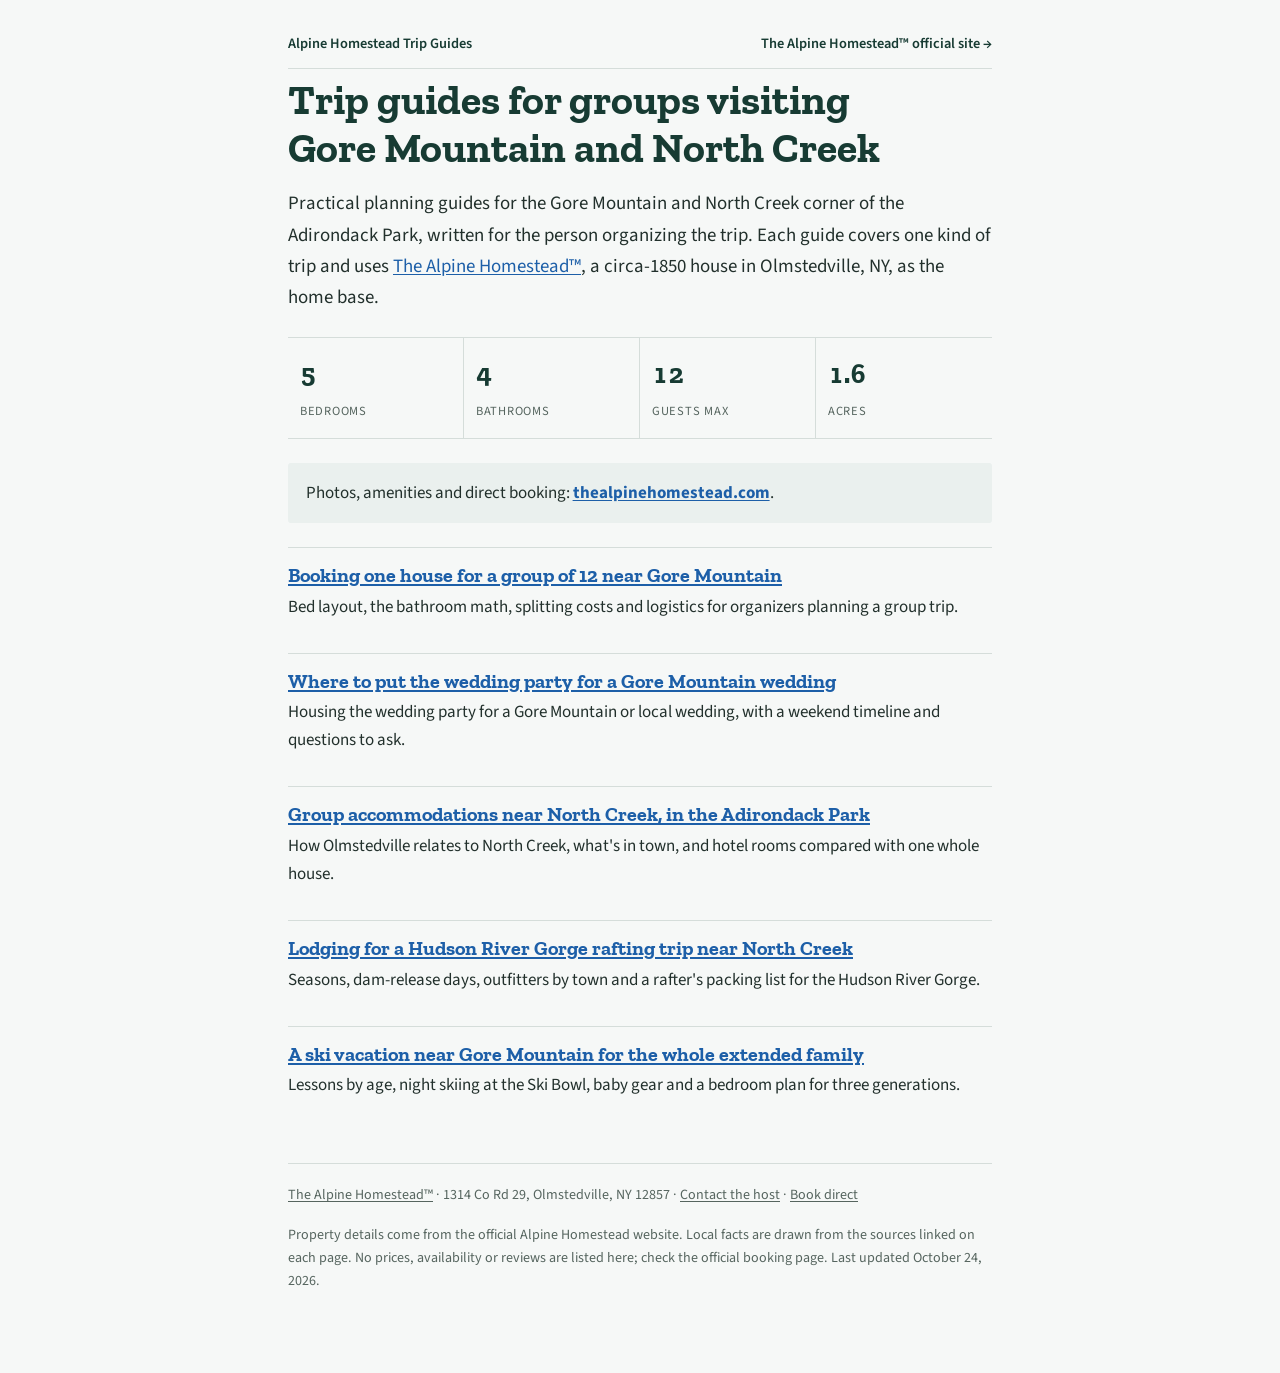
<file: index.html>
<!doctype html>
<html lang="en">
<head>
<meta charset="utf-8">
<meta name="viewport" content="width=device-width, initial-scale=1, viewport-fit=cover">
<title>Alpine Homestead Trip Guides: Gore Mountain &amp; North Creek</title>
<meta name="description" content="Planning guides for groups visiting Gore Mountain and North Creek, NY: group stays, wedding lodging, rafting, family ski trips and The Alpine Homestead™, a 5-bed, 4-bath home that sleeps 12.">
<link rel="canonical" href="https://tomcavallaro-hub.github.io/alpine-homestead-seo-authority/">
<meta name="robots" content="index, follow">
<meta property="og:type" content="article">
<meta property="og:site_name" content="Alpine Homestead Trip Guides">
<meta property="og:title" content="Alpine Homestead Trip Guides: Gore Mountain &amp; North Creek">
<meta property="og:description" content="Planning guides for groups visiting Gore Mountain and North Creek, NY: group stays, wedding lodging, rafting, family ski trips and The Alpine Homestead™, a 5-bed, 4-bath home that sleeps 12.">
<meta property="og:url" content="https://tomcavallaro-hub.github.io/alpine-homestead-seo-authority/">
<meta property="og:image" content="https://www.thealpinehomestead.com/assets/photos/aerial-house.webp">
<link rel="preconnect" href="https://fonts.googleapis.com">
<link rel="preconnect" href="https://fonts.gstatic.com" crossorigin>
<link rel="stylesheet" href="https://fonts.googleapis.com/css2?family=Zilla+Slab:wght@500;700&amp;family=Source+Sans+3:wght@400;600&amp;display=swap">
<link rel="stylesheet" href="assets/site.css">
<script type="application/ld+json">
{
 "@context": "https://schema.org",
 "@graph": [
  {
   "@type": "LodgingBusiness",
   "@id": "https://www.thealpinehomestead.com/#lodging",
   "name": "The Alpine Homestead",
   "url": "https://www.thealpinehomestead.com/",
   "description": "Historic circa-1850 vacation rental in Olmstedville, NY near Gore Mountain with 5 bedrooms and 4 bathrooms, sleeping up to 12 guests.",
   "image": "https://www.thealpinehomestead.com/assets/photos/aerial-house.webp",
   "address": {
    "@type": "PostalAddress",
    "streetAddress": "1314 Co Rd 29",
    "addressLocality": "Olmstedville",
    "addressRegion": "NY",
    "postalCode": "12857",
    "addressCountry": "US"
   },
   "numberOfRooms": 5,
   "checkinTime": "16:00",
   "checkoutTime": "10:00",
   "petsAllowed": true
  },
  {
   "@type": "CollectionPage",
   "name": "Alpine Homestead Trip Guides: Gore Mountain & North Creek",
   "description": "Planning guides for groups visiting Gore Mountain and North Creek, NY: group stays, wedding lodging, rafting, family ski trips and The Alpine Homestead™, a 5-bed, 4-bath home that sleeps 12.",
   "url": "https://tomcavallaro-hub.github.io/alpine-homestead-seo-authority/",
   "about": {
    "@id": "https://www.thealpinehomestead.com/#lodging"
   },
   "hasPart": [
    {
     "@type": "Article",
     "headline": "Booking one house for a group of 12 near Gore Mountain",
     "url": "https://tomcavallaro-hub.github.io/alpine-homestead-seo-authority/gore-mountain-group-vacation-rental/"
    },
    {
     "@type": "Article",
     "headline": "Where to put the wedding party for a Gore Mountain wedding",
     "url": "https://tomcavallaro-hub.github.io/alpine-homestead-seo-authority/wedding-guest-lodging-gore-mountain/"
    },
    {
     "@type": "Article",
     "headline": "Group accommodations near North Creek, in the Adirondack Park",
     "url": "https://tomcavallaro-hub.github.io/alpine-homestead-seo-authority/north-creek-adirondack-group-lodging/"
    },
    {
     "@type": "Article",
     "headline": "Lodging for a Hudson River Gorge rafting trip near North Creek",
     "url": "https://tomcavallaro-hub.github.io/alpine-homestead-seo-authority/hudson-river-rafting-lodging-north-creek/"
    },
    {
     "@type": "Article",
     "headline": "A ski vacation near Gore Mountain for the whole extended family",
     "url": "https://tomcavallaro-hub.github.io/alpine-homestead-seo-authority/large-family-ski-rental-gore-mountain/"
    }
   ]
  }
 ]
}
</script>
</head>
<body>
<div class="wrap">
<header class="site">
  <a href="./">Alpine Homestead Trip Guides</a>
  <a href="https://thealpinehomestead.com/">The Alpine Homestead™ official site →</a>
</header>
<main>
<h1>Trip guides for groups visiting Gore Mountain and North Creek</h1>
<p class="lede">Practical planning guides for the Gore Mountain and North Creek corner of the Adirondack Park, written for the person organizing the trip. Each guide covers one kind of trip and uses <a href="https://thealpinehomestead.com/">The Alpine Homestead™</a>, a circa-1850 house in Olmstedville, NY, as the home base.</p>
<ul class="facts" aria-label="Property specifications">
  <li><b>5</b><span>Bedrooms</span></li>
  <li><b>4</b><span>Bathrooms</span></li>
  <li><b>12</b><span>Guests max</span></li>
  <li><b>1.6</b><span>Acres</span></li>
</ul>
<div class="home-link"><p>Photos, amenities and direct booking: <a href="https://thealpinehomestead.com/"><strong>thealpinehomestead.com</strong></a>.</p></div>
<ul class="cards">
<li>
<h2><a href="gore-mountain-group-vacation-rental/">Booking one house for a group of 12 near Gore Mountain</a></h2>
<p>Bed layout, the bathroom math, splitting costs and logistics for organizers planning a group trip.</p>
</li>
<li>
<h2><a href="wedding-guest-lodging-gore-mountain/">Where to put the wedding party for a Gore Mountain wedding</a></h2>
<p>Housing the wedding party for a Gore Mountain or local wedding, with a weekend timeline and questions to ask.</p>
</li>
<li>
<h2><a href="north-creek-adirondack-group-lodging/">Group accommodations near North Creek, in the Adirondack Park</a></h2>
<p>How Olmstedville relates to North Creek, what's in town, and hotel rooms compared with one whole house.</p>
</li>
<li>
<h2><a href="hudson-river-rafting-lodging-north-creek/">Lodging for a Hudson River Gorge rafting trip near North Creek</a></h2>
<p>Seasons, dam-release days, outfitters by town and a rafter's packing list for the Hudson River Gorge.</p>
</li>
<li>
<h2><a href="large-family-ski-rental-gore-mountain/">A ski vacation near Gore Mountain for the whole extended family</a></h2>
<p>Lessons by age, night skiing at the Ski Bowl, baby gear and a bedroom plan for three generations.</p>
</li>
</ul>
</main>
<footer>
<p><a href="https://thealpinehomestead.com/">The Alpine Homestead™</a> · 1314 Co Rd 29, Olmstedville, NY 12857 · <a href="https://www.thealpinehomestead.com/contact.html">Contact the host</a> · <a href="https://www.fairly.com/listing/43075772">Book direct</a></p>
<p>Property details come from the official Alpine Homestead website. Local facts are drawn from the sources linked on each page. No prices, availability or reviews are listed here; check the official booking page. Last updated October 24, 2026.</p>
</footer>
</div>
</body>
</html>
</file>
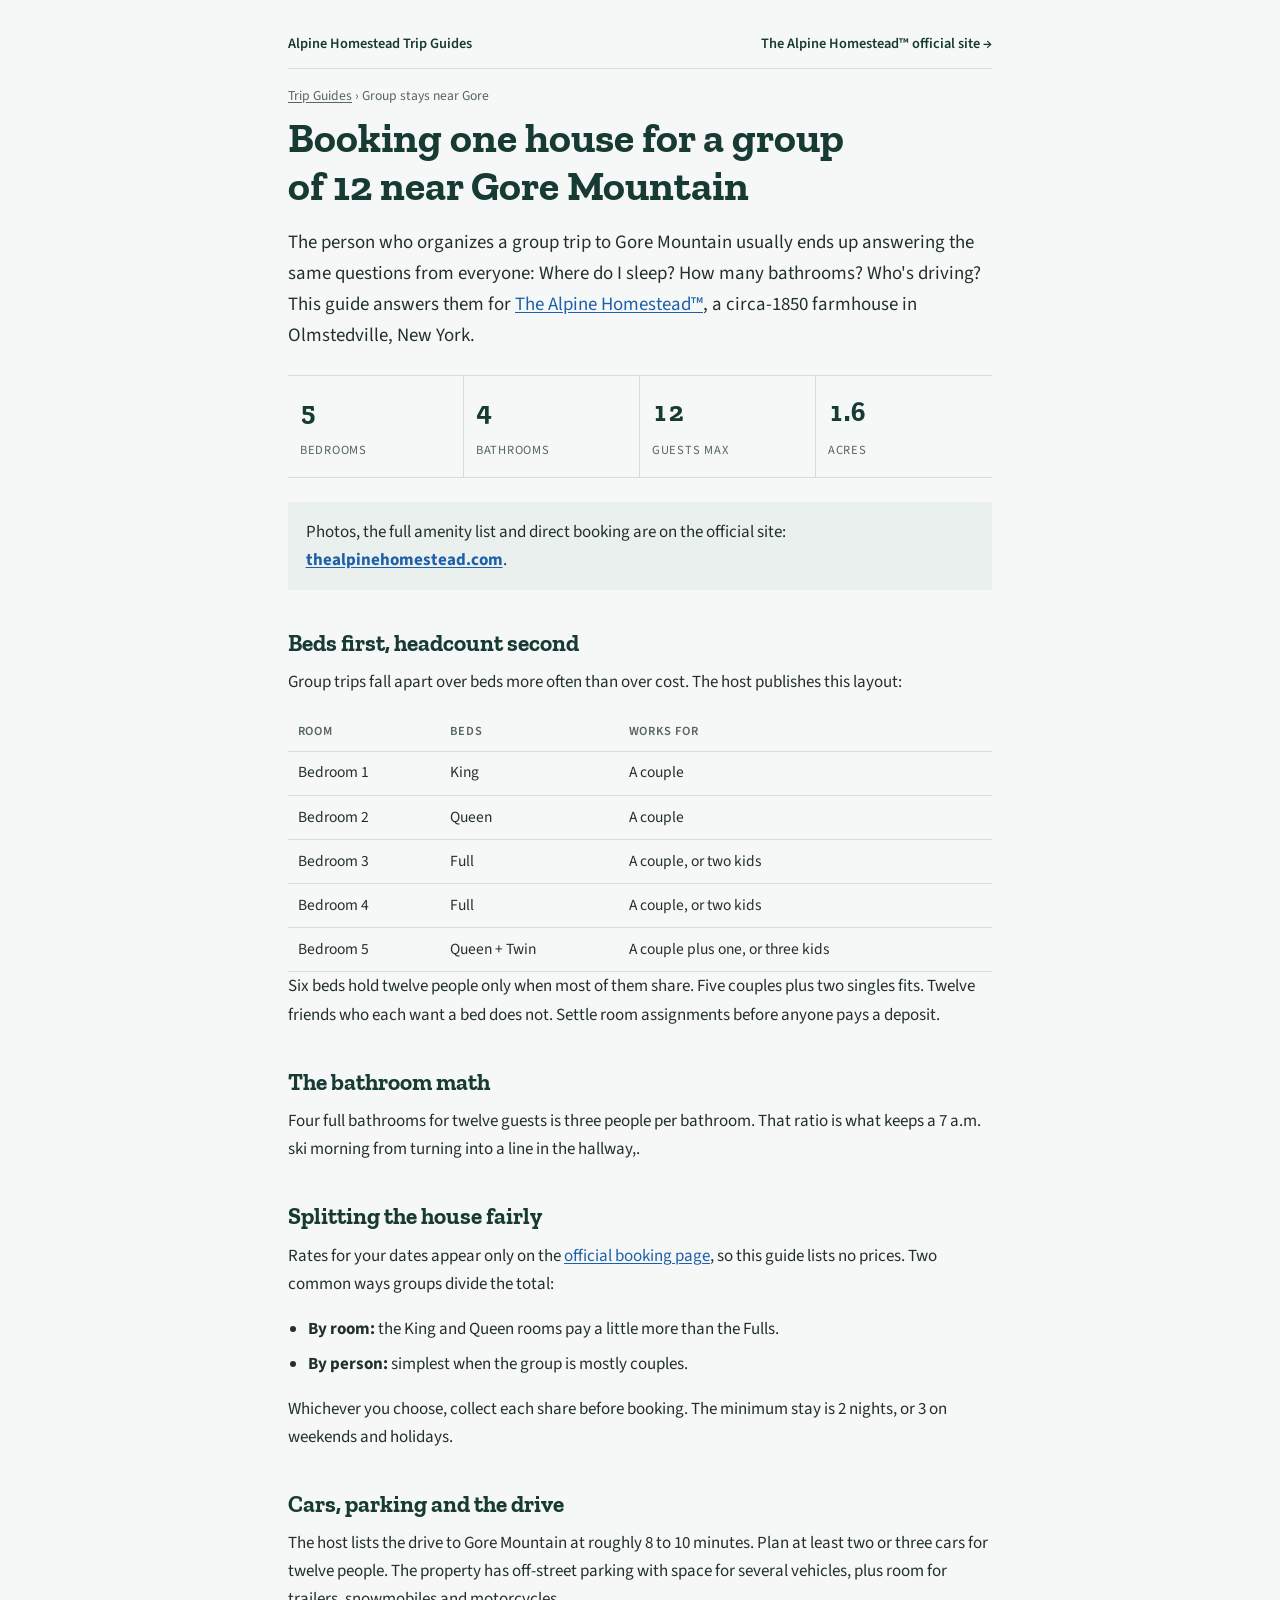
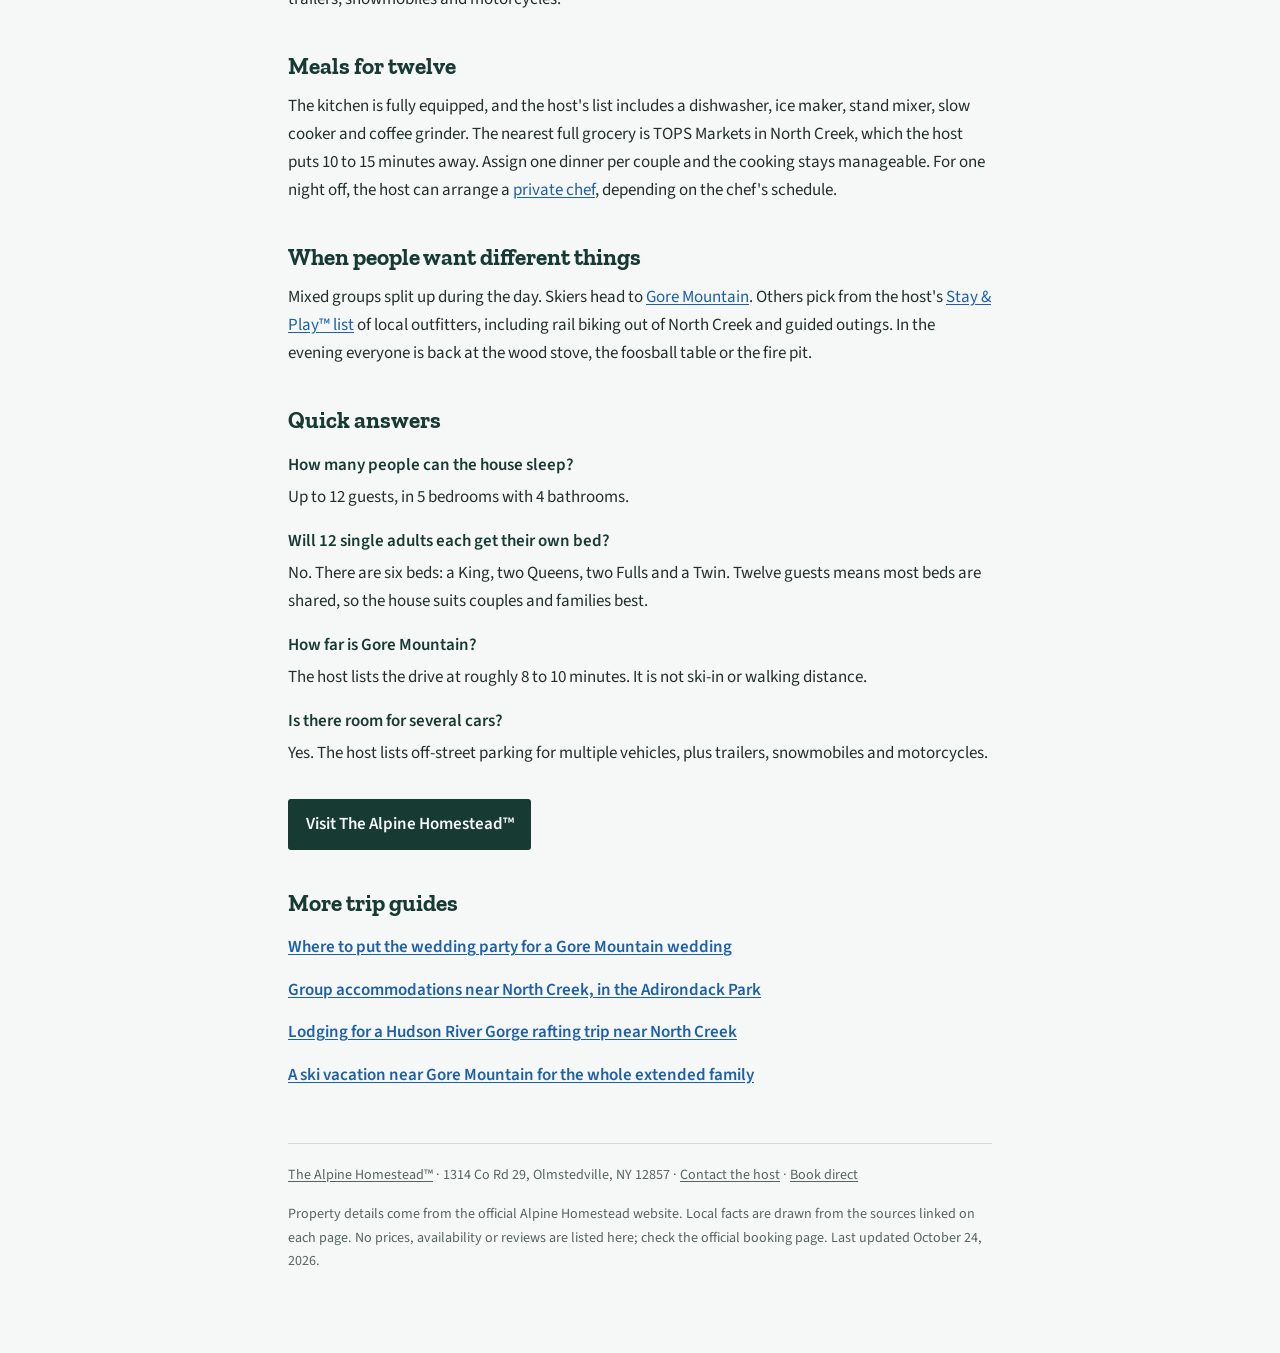
<file: gore-mountain-group-vacation-rental/index.html>
<!doctype html>
<html lang="en">
<head>
<meta charset="utf-8">
<meta name="viewport" content="width=device-width, initial-scale=1, viewport-fit=cover">
<title>Gore Mountain Group Vacation Rental for 12 | The Alpine Homestead™</title>
<meta name="description" content="Organizing a group trip to Gore Mountain? See the bed-by-bed layout, bathroom count, parking and meal logistics for a 5-bedroom, 4-bath house in Olmstedville, NY that sleeps 12.">
<link rel="canonical" href="https://tomcavallaro-hub.github.io/alpine-homestead-seo-authority/gore-mountain-group-vacation-rental/">
<meta name="robots" content="index, follow">
<meta property="og:type" content="article">
<meta property="og:site_name" content="Alpine Homestead Trip Guides">
<meta property="og:title" content="Booking one house for a group of 12 near Gore Mountain">
<meta property="og:description" content="Organizing a group trip to Gore Mountain? See the bed-by-bed layout, bathroom count, parking and meal logistics for a 5-bedroom, 4-bath house in Olmstedville, NY that sleeps 12.">
<meta property="og:url" content="https://tomcavallaro-hub.github.io/alpine-homestead-seo-authority/gore-mountain-group-vacation-rental/">
<meta property="og:image" content="https://www.thealpinehomestead.com/assets/photos/aerial-house.webp">
<link rel="preconnect" href="https://fonts.googleapis.com">
<link rel="preconnect" href="https://fonts.gstatic.com" crossorigin>
<link rel="stylesheet" href="https://fonts.googleapis.com/css2?family=Zilla+Slab:wght@500;700&amp;family=Source+Sans+3:wght@400;600&amp;display=swap">
<link rel="stylesheet" href="../assets/site.css">
<script type="application/ld+json">
{
 "@context": "https://schema.org",
 "@graph": [
  {
   "@type": "LodgingBusiness",
   "@id": "https://www.thealpinehomestead.com/#lodging",
   "name": "The Alpine Homestead",
   "url": "https://www.thealpinehomestead.com/",
   "description": "Historic circa-1850 vacation rental in Olmstedville, NY near Gore Mountain with 5 bedrooms and 4 bathrooms, sleeping up to 12 guests.",
   "image": "https://www.thealpinehomestead.com/assets/photos/aerial-house.webp",
   "address": {
    "@type": "PostalAddress",
    "streetAddress": "1314 Co Rd 29",
    "addressLocality": "Olmstedville",
    "addressRegion": "NY",
    "postalCode": "12857",
    "addressCountry": "US"
   },
   "numberOfRooms": 5,
   "checkinTime": "16:00",
   "checkoutTime": "10:00",
   "petsAllowed": true
  },
  {
   "@type": "Article",
   "headline": "Booking one house for a group of 12 near Gore Mountain",
   "description": "Organizing a group trip to Gore Mountain? See the bed-by-bed layout, bathroom count, parking and meal logistics for a 5-bedroom, 4-bath house in Olmstedville, NY that sleeps 12.",
   "about": {
    "@id": "https://www.thealpinehomestead.com/#lodging"
   },
   "dateModified": "2026-10-24",
   "author": {
    "@type": "Organization",
    "name": "The Alpine Homestead"
   },
   "mainEntityOfPage": "https://tomcavallaro-hub.github.io/alpine-homestead-seo-authority/gore-mountain-group-vacation-rental/"
  },
  {
   "@type": "BreadcrumbList",
   "itemListElement": [
    {
     "@type": "ListItem",
     "position": 1,
     "name": "Trip Guides",
     "item": "https://tomcavallaro-hub.github.io/alpine-homestead-seo-authority/"
    },
    {
     "@type": "ListItem",
     "position": 2,
     "name": "Group stays near Gore",
     "item": "https://tomcavallaro-hub.github.io/alpine-homestead-seo-authority/gore-mountain-group-vacation-rental/"
    }
   ]
  },
  {
   "@type": "FAQPage",
   "mainEntity": [
    {
     "@type": "Question",
     "name": "How many people can the house sleep?",
     "acceptedAnswer": {
      "@type": "Answer",
      "text": "Up to 12 guests, in 5 bedrooms with 4 bathrooms."
     }
    },
    {
     "@type": "Question",
     "name": "Will 12 single adults each get their own bed?",
     "acceptedAnswer": {
      "@type": "Answer",
      "text": "No. There are six beds: a King, two Queens, two Fulls and a Twin. Twelve guests means most beds are shared, so the house suits couples and families best."
     }
    },
    {
     "@type": "Question",
     "name": "How far is Gore Mountain?",
     "acceptedAnswer": {
      "@type": "Answer",
      "text": "The host lists the drive at roughly 8 to 10 minutes. It is not ski-in or walking distance."
     }
    },
    {
     "@type": "Question",
     "name": "Is there room for several cars?",
     "acceptedAnswer": {
      "@type": "Answer",
      "text": "Yes. The host lists off-street parking for multiple vehicles, plus trailers, snowmobiles and motorcycles."
     }
    }
   ]
  }
 ]
}
</script>
</head>
<body>
<div class="wrap">
<header class="site">
  <a href="../">Alpine Homestead Trip Guides</a>
  <a href="https://thealpinehomestead.com/">The Alpine Homestead™ official site →</a>
</header>
<nav class="crumbs" aria-label="Breadcrumb"><a href="../">Trip Guides</a> › Group stays near Gore</nav>
<main>
<article>
<h1>Booking one house for a group of 12 near Gore Mountain</h1>
<p class="lede">The person who organizes a group trip to Gore Mountain usually ends up answering the same questions from everyone: Where do I sleep? How many bathrooms? Who's driving? This guide answers them for <a href="https://thealpinehomestead.com/">The Alpine Homestead™</a>, a circa-1850 farmhouse in Olmstedville, New York.</p>
<ul class="facts" aria-label="Property specifications">
  <li><b>5</b><span>Bedrooms</span></li>
  <li><b>4</b><span>Bathrooms</span></li>
  <li><b>12</b><span>Guests max</span></li>
  <li><b>1.6</b><span>Acres</span></li>
</ul>
<div class="home-link"><p>Photos, the full amenity list and direct booking are on the official site: <a href="https://thealpinehomestead.com/"><strong>thealpinehomestead.com</strong></a>.</p></div>

<h2>Beds first, headcount second</h2>
<p>Group trips fall apart over beds more often than over cost. The host publishes this layout:</p>
<div class="table-wrap"><table>
<thead><tr><th scope="col">Room</th><th scope="col">Beds</th><th scope="col">Works for</th></tr></thead>
<tbody>
<tr><td>Bedroom 1</td><td>King</td><td>A couple</td></tr>
<tr><td>Bedroom 2</td><td>Queen</td><td>A couple</td></tr>
<tr><td>Bedroom 3</td><td>Full</td><td>A couple, or two kids</td></tr>
<tr><td>Bedroom 4</td><td>Full</td><td>A couple, or two kids</td></tr>
<tr><td>Bedroom 5</td><td>Queen + Twin</td><td>A couple plus one, or three kids</td></tr>
</tbody></table></div>
<p>Six beds hold twelve people only when most of them share. Five couples plus two singles fits. Twelve friends who each want a bed does not. Settle room assignments before anyone pays a deposit.</p>

<h2>The bathroom math</h2>
<p>Four full bathrooms for twelve guests is three people per bathroom. That ratio is what keeps a 7 a.m. ski morning from turning into a line in the hallway,.</p>

<h2>Splitting the house fairly</h2>
<p>Rates for your dates appear only on the <a href="https://www.fairly.com/listing/43075772">official booking page</a>, so this guide lists no prices. Two common ways groups divide the total:</p>
<ul>
<li><strong>By room:</strong> the King and Queen rooms pay a little more than the Fulls.</li>
<li><strong>By person:</strong> simplest when the group is mostly couples.</li>
</ul>
<p>Whichever you choose, collect each share before booking. The minimum stay is 2 nights, or 3 on weekends and holidays.</p>

<h2>Cars, parking and the drive</h2>
<p>The host lists the drive to Gore Mountain at roughly 8 to 10 minutes. Plan at least two or three cars for twelve people. The property has off-street parking with space for several vehicles, plus room for trailers, snowmobiles and motorcycles.</p>

<h2>Meals for twelve</h2>
<p>The kitchen is fully equipped, and the host's list includes a dishwasher, ice maker, stand mixer, slow cooker and coffee grinder. The nearest full grocery is TOPS Markets in North Creek, which the host puts 10 to 15 minutes away. Assign one dinner per couple and the cooking stays manageable. For one night off, the host can arrange a <a href="https://www.thealpinehomestead.com/chef-services.html">private chef</a>, depending on the chef's schedule.</p>

<h2>When people want different things</h2>
<p>Mixed groups split up during the day. Skiers head to <a href="https://www.thealpinehomestead.com/gore-mountain.html">Gore Mountain</a>. Others pick from the host's <a href="https://www.thealpinehomestead.com/stay-play.html">Stay &amp; Play™ list</a> of local outfitters, including rail biking out of North Creek and guided outings. In the evening everyone is back at the wood stove, the foosball table or the fire pit.</p>

<h2>Quick answers</h2>
<dl class="faq">
<dt>How many people can the house sleep?</dt>
<dd>Up to 12 guests, in 5 bedrooms with 4 bathrooms.</dd>
<dt>Will 12 single adults each get their own bed?</dt>
<dd>No. There are six beds: a King, two Queens, two Fulls and a Twin. Twelve guests means most beds are shared, so the house suits couples and families best.</dd>
<dt>How far is Gore Mountain?</dt>
<dd>The host lists the drive at roughly 8 to 10 minutes. It is not ski-in or walking distance.</dd>
<dt>Is there room for several cars?</dt>
<dd>Yes. The host lists off-street parking for multiple vehicles, plus trailers, snowmobiles and motorcycles.</dd>
</dl>

<p style="margin-top:2rem"><a class="cta" href="https://thealpinehomestead.com/">Visit The Alpine Homestead™</a></p>
</article>

<aside aria-labelledby="more">
<h2 id="more">More trip guides</h2>
<ul class="related">
<li><a href="../wedding-guest-lodging-gore-mountain/">Where to put the wedding party for a Gore Mountain wedding</a></li>
<li><a href="../north-creek-adirondack-group-lodging/">Group accommodations near North Creek, in the Adirondack Park</a></li>
<li><a href="../hudson-river-rafting-lodging-north-creek/">Lodging for a Hudson River Gorge rafting trip near North Creek</a></li>
<li><a href="../large-family-ski-rental-gore-mountain/">A ski vacation near Gore Mountain for the whole extended family</a></li>
</ul>
</aside>
</main>
<footer>
<p><a href="https://thealpinehomestead.com/">The Alpine Homestead™</a> · 1314 Co Rd 29, Olmstedville, NY 12857 · <a href="https://www.thealpinehomestead.com/contact.html">Contact the host</a> · <a href="https://www.fairly.com/listing/43075772">Book direct</a></p>
<p>Property details come from the official Alpine Homestead website. Local facts are drawn from the sources linked on each page. No prices, availability or reviews are listed here; check the official booking page. Last updated October 24, 2026.</p>
</footer>
</div>
</body>
</html>
</file>
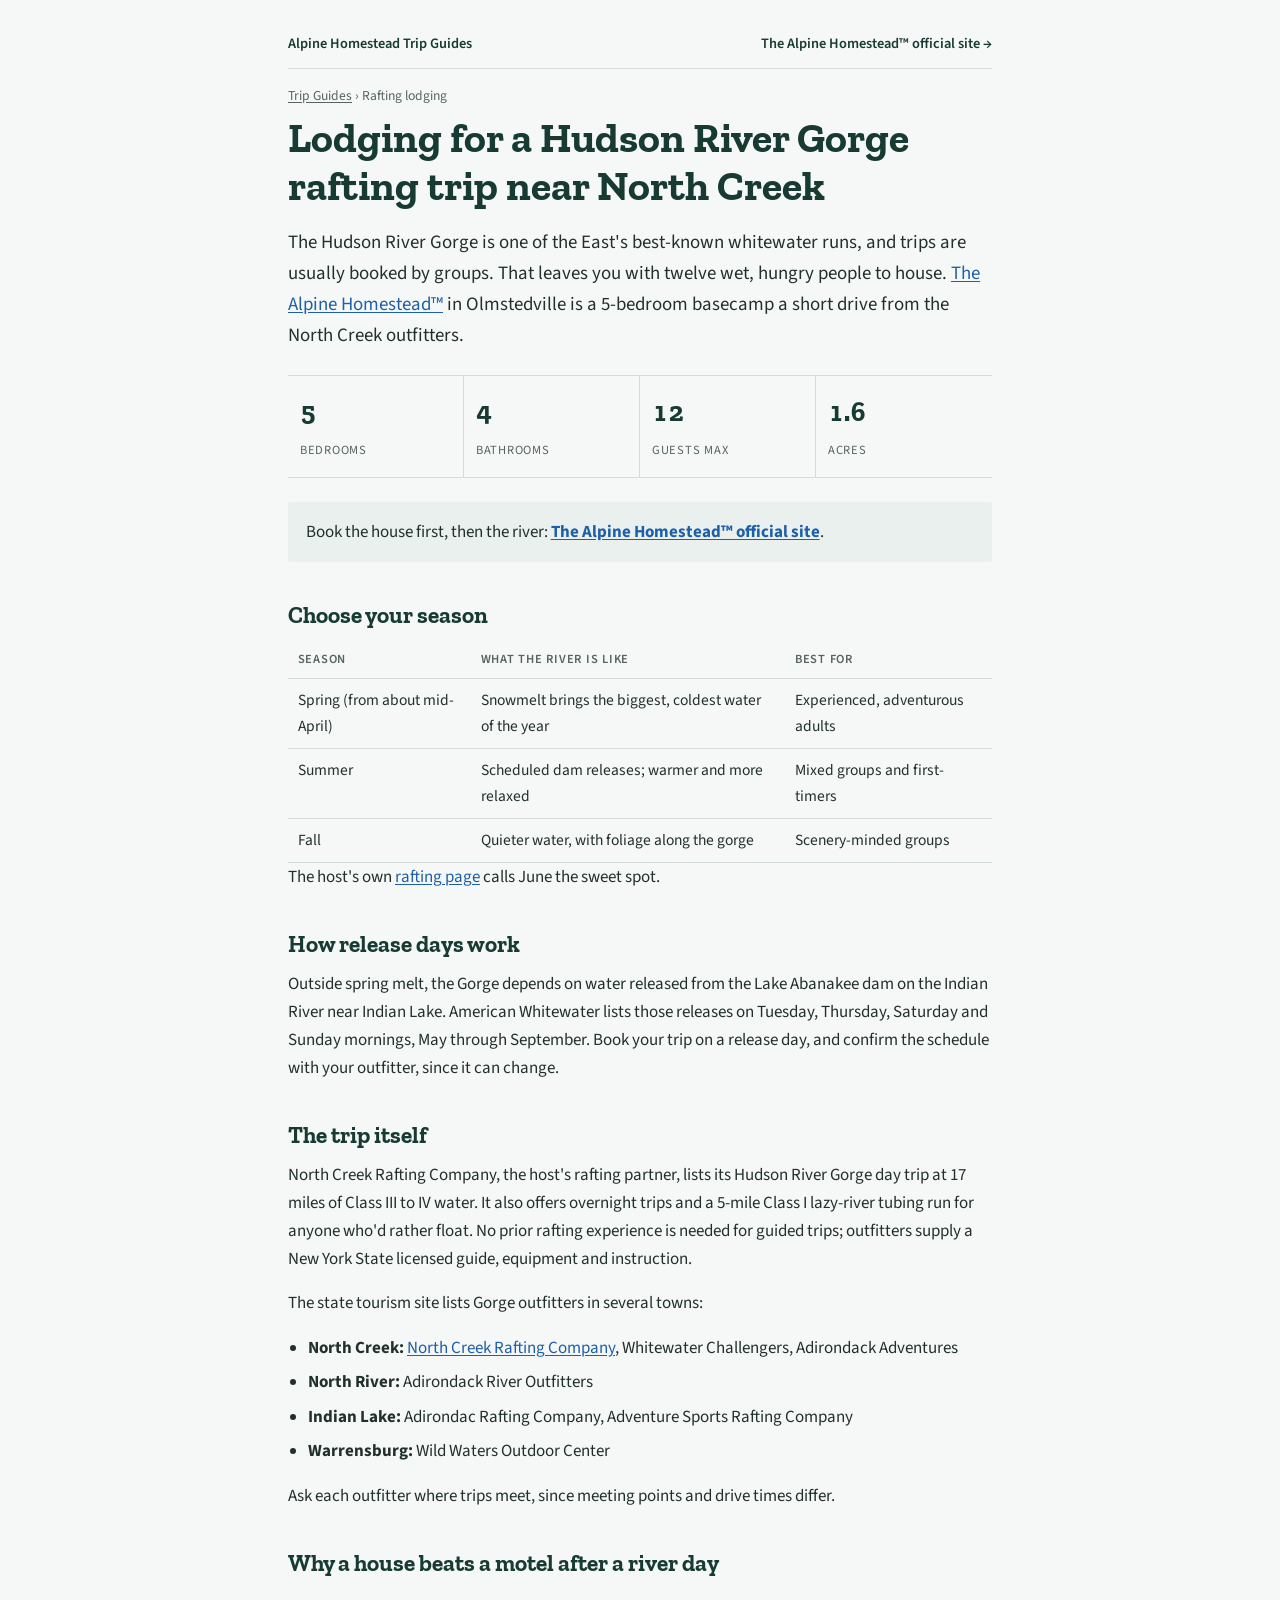
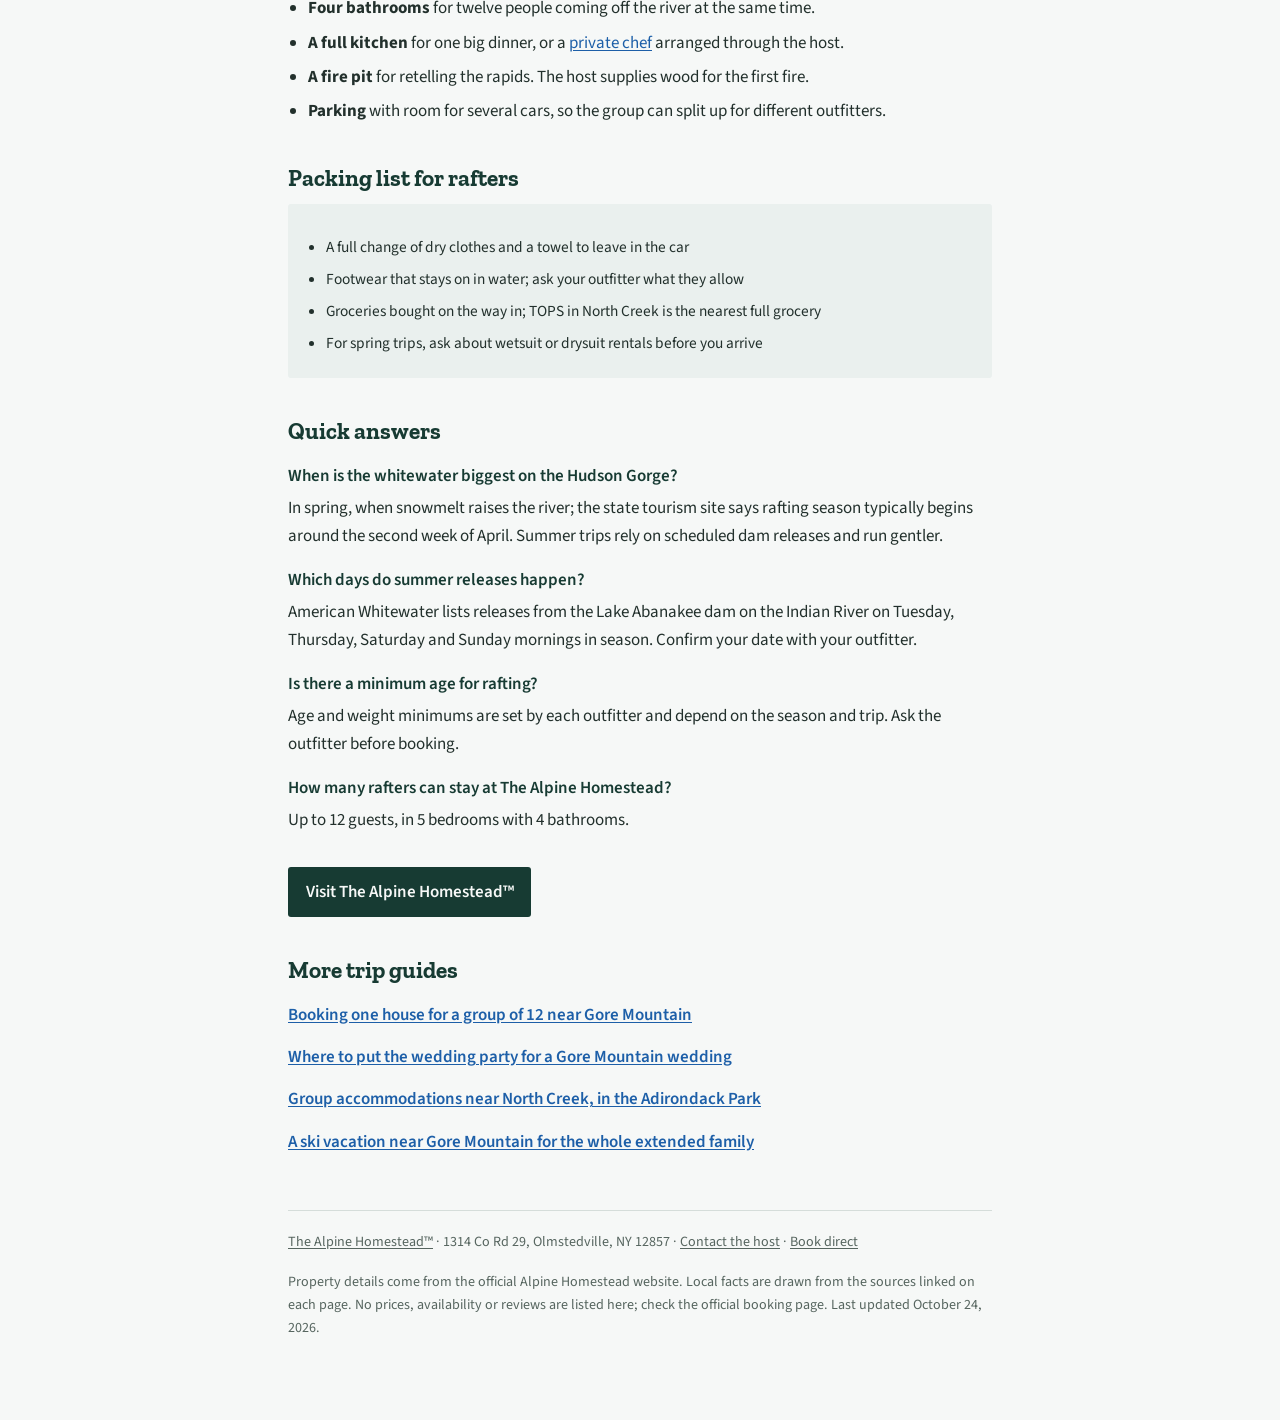
<file: hudson-river-rafting-lodging-north-creek/index.html>
<!doctype html>
<html lang="en">
<head>
<meta charset="utf-8">
<meta name="viewport" content="width=device-width, initial-scale=1, viewport-fit=cover">
<title>Whitewater Rafting Lodging Near North Creek, NY | The Alpine Homestead™</title>
<meta name="description" content="Rafting the Hudson River Gorge with a group? When the water is biggest, how dam-release days work, which outfitters run trips, and a 5-bed, 4-bath house nearby that sleeps 12.">
<link rel="canonical" href="https://tomcavallaro-hub.github.io/alpine-homestead-seo-authority/hudson-river-rafting-lodging-north-creek/">
<meta name="robots" content="index, follow">
<meta property="og:type" content="article">
<meta property="og:site_name" content="Alpine Homestead Trip Guides">
<meta property="og:title" content="Lodging for a Hudson River Gorge rafting trip near North Creek">
<meta property="og:description" content="Rafting the Hudson River Gorge with a group? When the water is biggest, how dam-release days work, which outfitters run trips, and a 5-bed, 4-bath house nearby that sleeps 12.">
<meta property="og:url" content="https://tomcavallaro-hub.github.io/alpine-homestead-seo-authority/hudson-river-rafting-lodging-north-creek/">
<meta property="og:image" content="https://www.thealpinehomestead.com/assets/photos/aerial-house.webp">
<link rel="preconnect" href="https://fonts.googleapis.com">
<link rel="preconnect" href="https://fonts.gstatic.com" crossorigin>
<link rel="stylesheet" href="https://fonts.googleapis.com/css2?family=Zilla+Slab:wght@500;700&amp;family=Source+Sans+3:wght@400;600&amp;display=swap">
<link rel="stylesheet" href="../assets/site.css">
<script type="application/ld+json">
{
 "@context": "https://schema.org",
 "@graph": [
  {
   "@type": "LodgingBusiness",
   "@id": "https://www.thealpinehomestead.com/#lodging",
   "name": "The Alpine Homestead",
   "url": "https://www.thealpinehomestead.com/",
   "description": "Historic circa-1850 vacation rental in Olmstedville, NY near Gore Mountain with 5 bedrooms and 4 bathrooms, sleeping up to 12 guests.",
   "image": "https://www.thealpinehomestead.com/assets/photos/aerial-house.webp",
   "address": {
    "@type": "PostalAddress",
    "streetAddress": "1314 Co Rd 29",
    "addressLocality": "Olmstedville",
    "addressRegion": "NY",
    "postalCode": "12857",
    "addressCountry": "US"
   },
   "numberOfRooms": 5,
   "checkinTime": "16:00",
   "checkoutTime": "10:00",
   "petsAllowed": true
  },
  {
   "@type": "Article",
   "headline": "Lodging for a Hudson River Gorge rafting trip near North Creek",
   "description": "Rafting the Hudson River Gorge with a group? When the water is biggest, how dam-release days work, which outfitters run trips, and a 5-bed, 4-bath house nearby that sleeps 12.",
   "about": {
    "@id": "https://www.thealpinehomestead.com/#lodging"
   },
   "dateModified": "2026-10-24",
   "author": {
    "@type": "Organization",
    "name": "The Alpine Homestead"
   },
   "mainEntityOfPage": "https://tomcavallaro-hub.github.io/alpine-homestead-seo-authority/hudson-river-rafting-lodging-north-creek/"
  },
  {
   "@type": "BreadcrumbList",
   "itemListElement": [
    {
     "@type": "ListItem",
     "position": 1,
     "name": "Trip Guides",
     "item": "https://tomcavallaro-hub.github.io/alpine-homestead-seo-authority/"
    },
    {
     "@type": "ListItem",
     "position": 2,
     "name": "Rafting lodging",
     "item": "https://tomcavallaro-hub.github.io/alpine-homestead-seo-authority/hudson-river-rafting-lodging-north-creek/"
    }
   ]
  },
  {
   "@type": "FAQPage",
   "mainEntity": [
    {
     "@type": "Question",
     "name": "When is the whitewater biggest on the Hudson Gorge?",
     "acceptedAnswer": {
      "@type": "Answer",
      "text": "In spring, when snowmelt raises the river; the state tourism site says rafting season typically begins around the second week of April. Summer trips rely on scheduled dam releases and run gentler."
     }
    },
    {
     "@type": "Question",
     "name": "Which days do summer releases happen?",
     "acceptedAnswer": {
      "@type": "Answer",
      "text": "American Whitewater lists releases from the Lake Abanakee dam on the Indian River on Tuesday, Thursday, Saturday and Sunday mornings in season. Confirm your date with your outfitter."
     }
    },
    {
     "@type": "Question",
     "name": "Is there a minimum age for rafting?",
     "acceptedAnswer": {
      "@type": "Answer",
      "text": "Age and weight minimums are set by each outfitter and depend on the season and trip. Ask the outfitter before booking."
     }
    },
    {
     "@type": "Question",
     "name": "How many rafters can stay at The Alpine Homestead?",
     "acceptedAnswer": {
      "@type": "Answer",
      "text": "Up to 12 guests, in 5 bedrooms with 4 bathrooms."
     }
    }
   ]
  }
 ]
}
</script>
</head>
<body>
<div class="wrap">
<header class="site">
  <a href="../">Alpine Homestead Trip Guides</a>
  <a href="https://thealpinehomestead.com/">The Alpine Homestead™ official site →</a>
</header>
<nav class="crumbs" aria-label="Breadcrumb"><a href="../">Trip Guides</a> › Rafting lodging</nav>
<main>
<article>
<h1>Lodging for a Hudson River Gorge rafting trip near North Creek</h1>
<p class="lede">The Hudson River Gorge is one of the East's best-known whitewater runs, and trips are usually booked by groups. That leaves you with twelve wet, hungry people to house. <a href="https://thealpinehomestead.com/">The Alpine Homestead™</a> in Olmstedville is a 5-bedroom basecamp a short drive from the North Creek outfitters.</p>
<ul class="facts" aria-label="Property specifications">
  <li><b>5</b><span>Bedrooms</span></li>
  <li><b>4</b><span>Bathrooms</span></li>
  <li><b>12</b><span>Guests max</span></li>
  <li><b>1.6</b><span>Acres</span></li>
</ul>
<div class="home-link"><p>Book the house first, then the river: <a href="https://thealpinehomestead.com/"><strong>The Alpine Homestead™ official site</strong></a>.</p></div>

<h2>Choose your season</h2>
<div class="table-wrap"><table>
<thead><tr><th scope="col">Season</th><th scope="col">What the river is like</th><th scope="col">Best for</th></tr></thead>
<tbody>
<tr><td>Spring (from about mid-April)</td><td>Snowmelt brings the biggest, coldest water of the year</td><td>Experienced, adventurous adults</td></tr>
<tr><td>Summer</td><td>Scheduled dam releases; warmer and more relaxed</td><td>Mixed groups and first-timers</td></tr>
<tr><td>Fall</td><td>Quieter water, with foliage along the gorge</td><td>Scenery-minded groups</td></tr>
</tbody></table></div>
<p>The host's own <a href="https://www.thealpinehomestead.com/whitewater-rafting.html">rafting page</a> calls June the sweet spot.</p>

<h2>How release days work</h2>
<p>Outside spring melt, the Gorge depends on water released from the Lake Abanakee dam on the Indian River near Indian Lake. American Whitewater lists those releases on Tuesday, Thursday, Saturday and Sunday mornings, May through September. Book your trip on a release day, and confirm the schedule with your outfitter, since it can change.</p>

<h2>The trip itself</h2>
<p>North Creek Rafting Company, the host's rafting partner, lists its Hudson River Gorge day trip at 17 miles of Class III to IV water. It also offers overnight trips and a 5-mile Class I lazy-river tubing run for anyone who'd rather float. No prior rafting experience is needed for guided trips; outfitters supply a New York State licensed guide, equipment and instruction.</p>
<p>The state tourism site lists Gorge outfitters in several towns:</p>
<ul>
<li><strong>North Creek:</strong> <a href="http://www.northcreekrafting.com/">North Creek Rafting Company</a>, Whitewater Challengers, Adirondack Adventures</li>
<li><strong>North River:</strong> Adirondack River Outfitters</li>
<li><strong>Indian Lake:</strong> Adirondac Rafting Company, Adventure Sports Rafting Company</li>
<li><strong>Warrensburg:</strong> Wild Waters Outdoor Center</li>
</ul>
<p>Ask each outfitter where trips meet, since meeting points and drive times differ.</p>

<h2>Why a house beats a motel after a river day</h2>
<ul>
<li><strong>Four bathrooms</strong> for twelve people coming off the river at the same time.</li>
<li><strong>A full kitchen</strong> for one big dinner, or a <a href="https://www.thealpinehomestead.com/chef-services.html">private chef</a> arranged through the host.</li>
<li><strong>A fire pit</strong> for retelling the rapids. The host supplies wood for the first fire.</li>
<li><strong>Parking</strong> with room for several cars, so the group can split up for different outfitters.</li>
</ul>

<h2>Packing list for rafters</h2>
<div class="note"><ul>
<li>A full change of dry clothes and a towel to leave in the car</li>
<li>Footwear that stays on in water; ask your outfitter what they allow</li>
<li>Groceries bought on the way in; TOPS in North Creek is the nearest full grocery</li>
<li>For spring trips, ask about wetsuit or drysuit rentals before you arrive</li>
</ul></div>

<h2>Quick answers</h2>
<dl class="faq">
<dt>When is the whitewater biggest on the Hudson Gorge?</dt>
<dd>In spring, when snowmelt raises the river; the state tourism site says rafting season typically begins around the second week of April. Summer trips rely on scheduled dam releases and run gentler.</dd>
<dt>Which days do summer releases happen?</dt>
<dd>American Whitewater lists releases from the Lake Abanakee dam on the Indian River on Tuesday, Thursday, Saturday and Sunday mornings in season. Confirm your date with your outfitter.</dd>
<dt>Is there a minimum age for rafting?</dt>
<dd>Age and weight minimums are set by each outfitter and depend on the season and trip. Ask the outfitter before booking.</dd>
<dt>How many rafters can stay at The Alpine Homestead?</dt>
<dd>Up to 12 guests, in 5 bedrooms with 4 bathrooms.</dd>
</dl>

<p style="margin-top:2rem"><a class="cta" href="https://thealpinehomestead.com/">Visit The Alpine Homestead™</a></p>
</article>

<aside aria-labelledby="more">
<h2 id="more">More trip guides</h2>
<ul class="related">
<li><a href="../gore-mountain-group-vacation-rental/">Booking one house for a group of 12 near Gore Mountain</a></li>
<li><a href="../wedding-guest-lodging-gore-mountain/">Where to put the wedding party for a Gore Mountain wedding</a></li>
<li><a href="../north-creek-adirondack-group-lodging/">Group accommodations near North Creek, in the Adirondack Park</a></li>
<li><a href="../large-family-ski-rental-gore-mountain/">A ski vacation near Gore Mountain for the whole extended family</a></li>
</ul>
</aside>
</main>
<footer>
<p><a href="https://thealpinehomestead.com/">The Alpine Homestead™</a> · 1314 Co Rd 29, Olmstedville, NY 12857 · <a href="https://www.thealpinehomestead.com/contact.html">Contact the host</a> · <a href="https://www.fairly.com/listing/43075772">Book direct</a></p>
<p>Property details come from the official Alpine Homestead website. Local facts are drawn from the sources linked on each page. No prices, availability or reviews are listed here; check the official booking page. Last updated October 24, 2026.</p>
</footer>
</div>
</body>
</html>
</file>
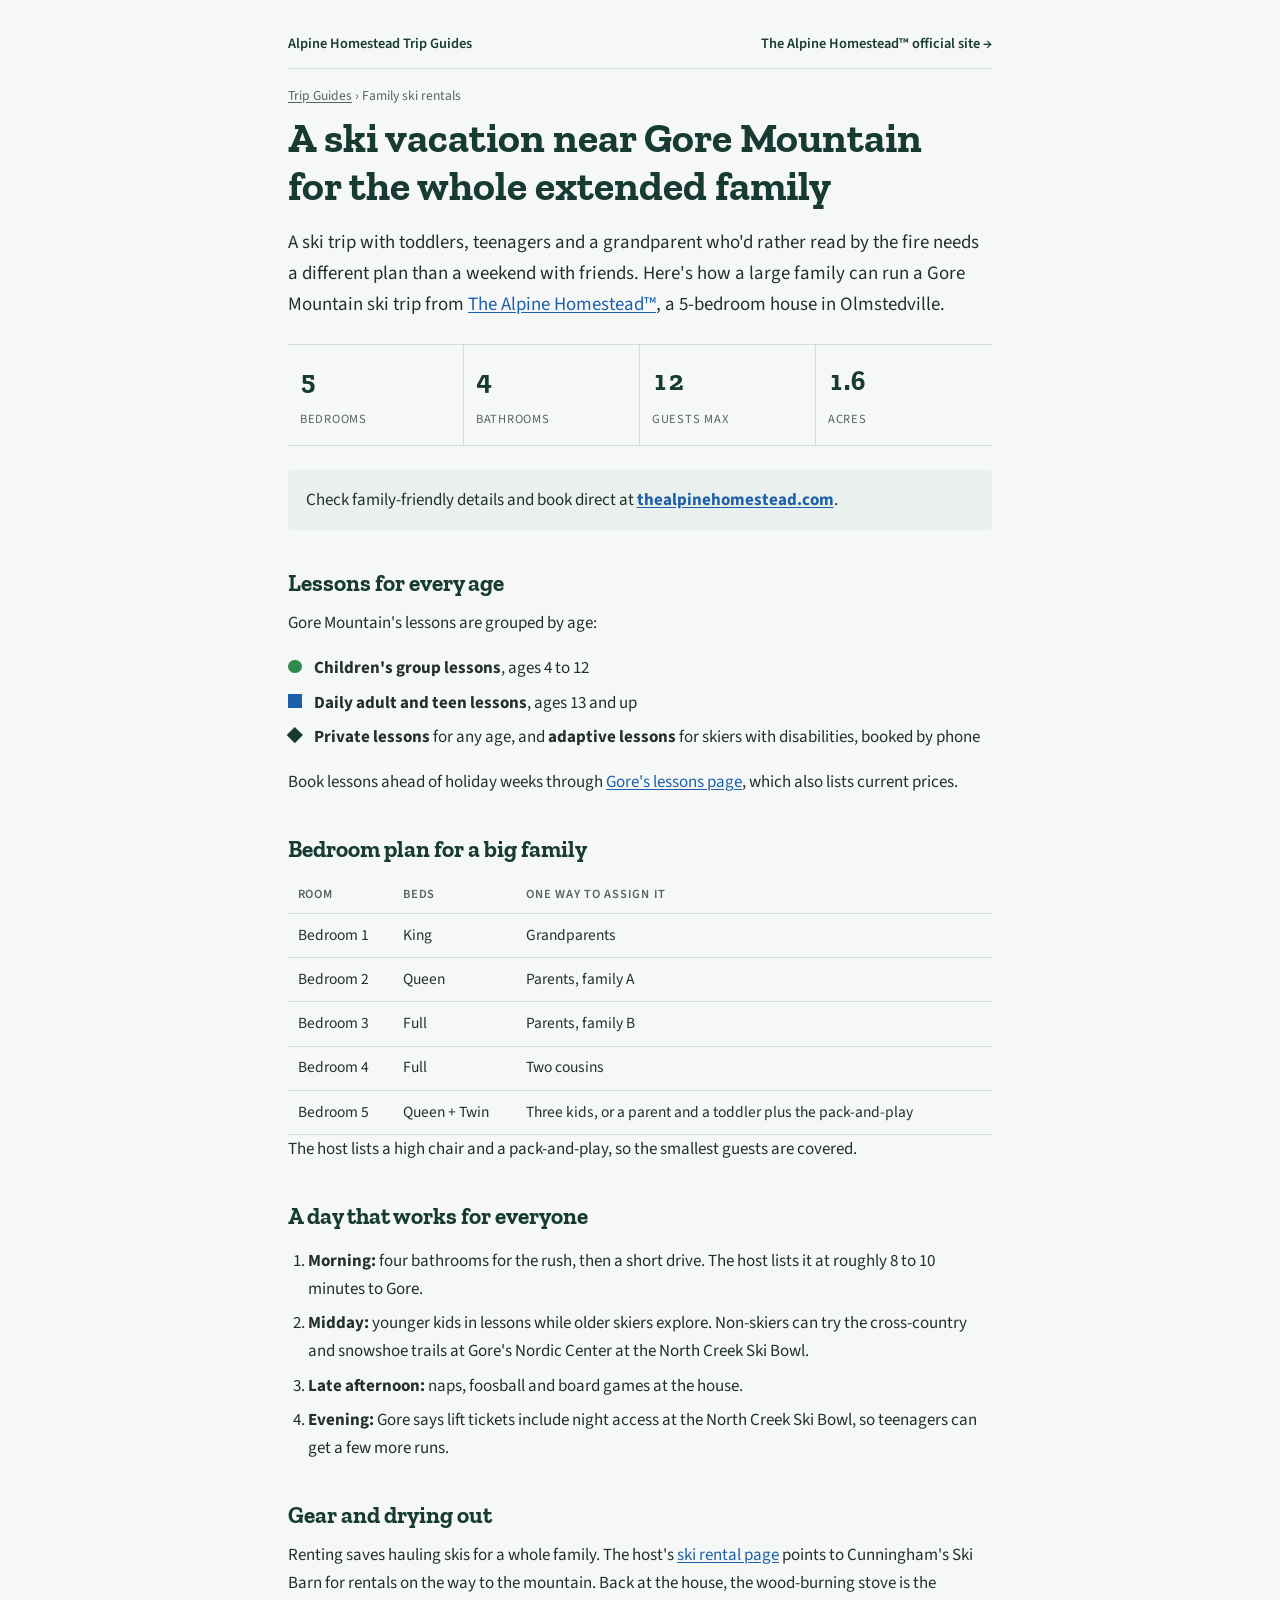
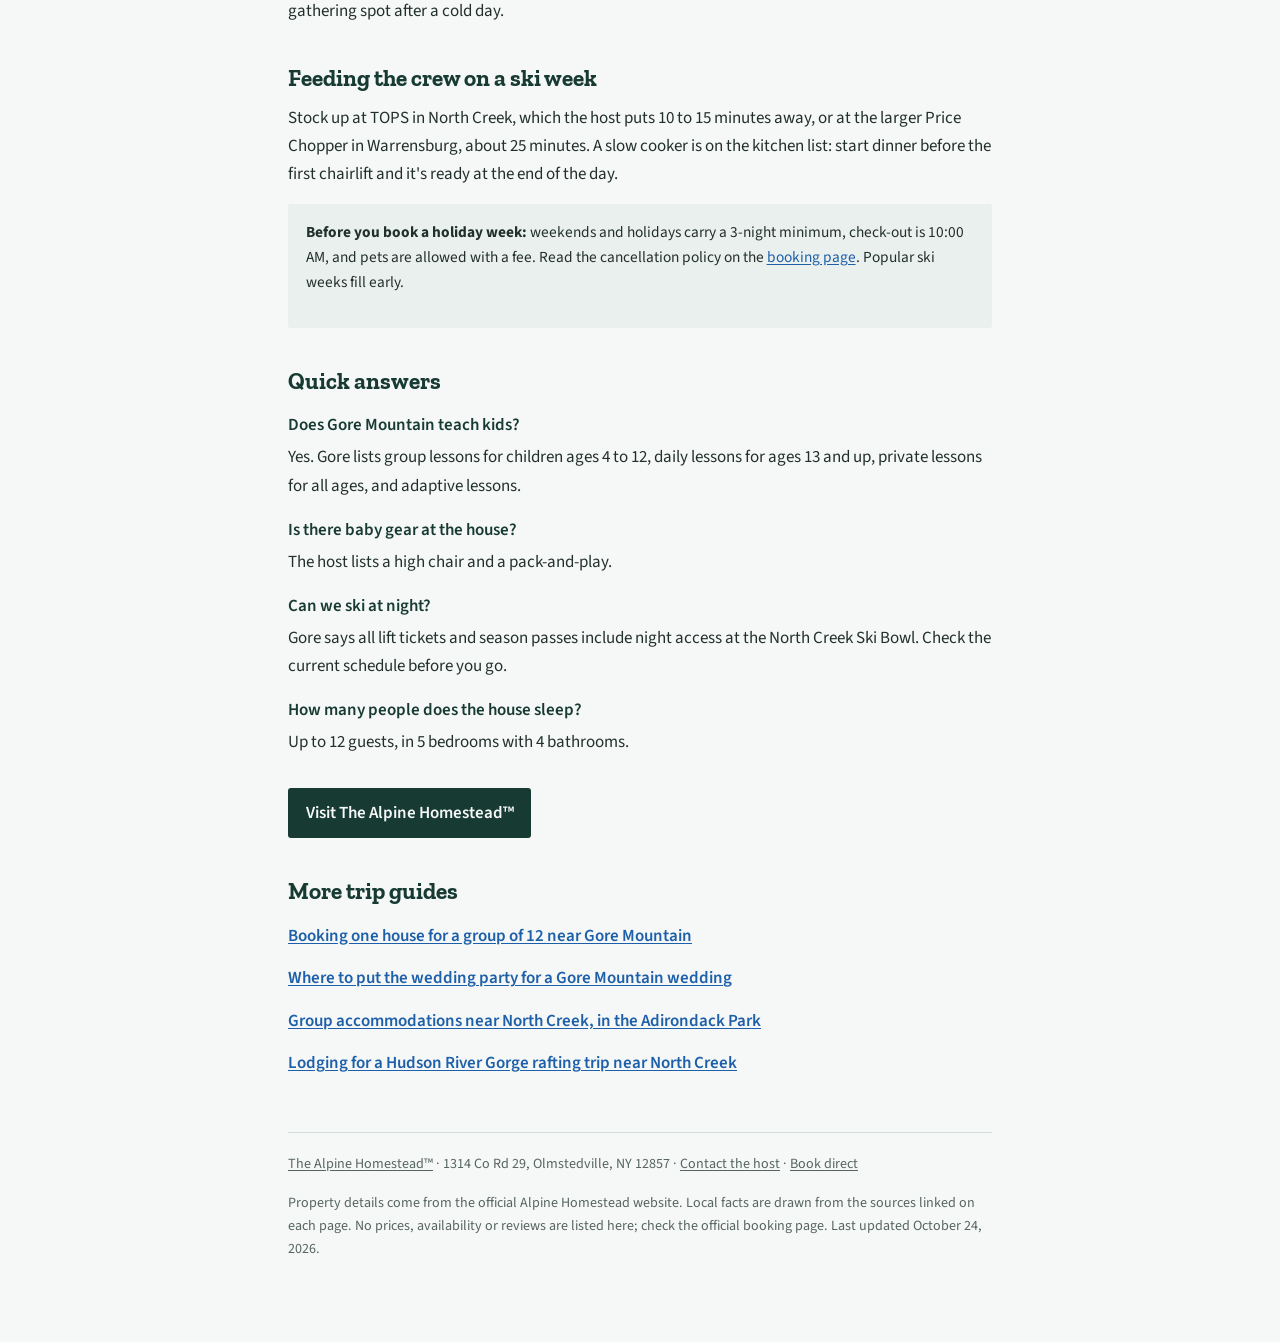
<file: large-family-ski-rental-gore-mountain/index.html>
<!doctype html>
<html lang="en">
<head>
<meta charset="utf-8">
<meta name="viewport" content="width=device-width, initial-scale=1, viewport-fit=cover">
<title>Large-Family Ski Vacation Rental Near Gore Mountain | The Alpine Homestead™</title>
<meta name="description" content="Planning a ski week at Gore Mountain with kids, grandparents and cousins? Lessons by age, the Ski Bowl at night, baby gear, bed layout, and a 5-bedroom, 4-bath house that sleeps 12.">
<link rel="canonical" href="https://tomcavallaro-hub.github.io/alpine-homestead-seo-authority/large-family-ski-rental-gore-mountain/">
<meta name="robots" content="index, follow">
<meta property="og:type" content="article">
<meta property="og:site_name" content="Alpine Homestead Trip Guides">
<meta property="og:title" content="A ski vacation near Gore Mountain for the whole extended family">
<meta property="og:description" content="Planning a ski week at Gore Mountain with kids, grandparents and cousins? Lessons by age, the Ski Bowl at night, baby gear, bed layout, and a 5-bedroom, 4-bath house that sleeps 12.">
<meta property="og:url" content="https://tomcavallaro-hub.github.io/alpine-homestead-seo-authority/large-family-ski-rental-gore-mountain/">
<meta property="og:image" content="https://www.thealpinehomestead.com/assets/photos/aerial-house.webp">
<link rel="preconnect" href="https://fonts.googleapis.com">
<link rel="preconnect" href="https://fonts.gstatic.com" crossorigin>
<link rel="stylesheet" href="https://fonts.googleapis.com/css2?family=Zilla+Slab:wght@500;700&amp;family=Source+Sans+3:wght@400;600&amp;display=swap">
<link rel="stylesheet" href="../assets/site.css">
<script type="application/ld+json">
{
 "@context": "https://schema.org",
 "@graph": [
  {
   "@type": "LodgingBusiness",
   "@id": "https://www.thealpinehomestead.com/#lodging",
   "name": "The Alpine Homestead",
   "url": "https://www.thealpinehomestead.com/",
   "description": "Historic circa-1850 vacation rental in Olmstedville, NY near Gore Mountain with 5 bedrooms and 4 bathrooms, sleeping up to 12 guests.",
   "image": "https://www.thealpinehomestead.com/assets/photos/aerial-house.webp",
   "address": {
    "@type": "PostalAddress",
    "streetAddress": "1314 Co Rd 29",
    "addressLocality": "Olmstedville",
    "addressRegion": "NY",
    "postalCode": "12857",
    "addressCountry": "US"
   },
   "numberOfRooms": 5,
   "checkinTime": "16:00",
   "checkoutTime": "10:00",
   "petsAllowed": true
  },
  {
   "@type": "Article",
   "headline": "A ski vacation near Gore Mountain for the whole extended family",
   "description": "Planning a ski week at Gore Mountain with kids, grandparents and cousins? Lessons by age, the Ski Bowl at night, baby gear, bed layout, and a 5-bedroom, 4-bath house that sleeps 12.",
   "about": {
    "@id": "https://www.thealpinehomestead.com/#lodging"
   },
   "dateModified": "2026-10-24",
   "author": {
    "@type": "Organization",
    "name": "The Alpine Homestead"
   },
   "mainEntityOfPage": "https://tomcavallaro-hub.github.io/alpine-homestead-seo-authority/large-family-ski-rental-gore-mountain/"
  },
  {
   "@type": "BreadcrumbList",
   "itemListElement": [
    {
     "@type": "ListItem",
     "position": 1,
     "name": "Trip Guides",
     "item": "https://tomcavallaro-hub.github.io/alpine-homestead-seo-authority/"
    },
    {
     "@type": "ListItem",
     "position": 2,
     "name": "Family ski rentals",
     "item": "https://tomcavallaro-hub.github.io/alpine-homestead-seo-authority/large-family-ski-rental-gore-mountain/"
    }
   ]
  },
  {
   "@type": "FAQPage",
   "mainEntity": [
    {
     "@type": "Question",
     "name": "Does Gore Mountain teach kids?",
     "acceptedAnswer": {
      "@type": "Answer",
      "text": "Yes. Gore lists group lessons for children ages 4 to 12, daily lessons for ages 13 and up, private lessons for all ages, and adaptive lessons."
     }
    },
    {
     "@type": "Question",
     "name": "Is there baby gear at the house?",
     "acceptedAnswer": {
      "@type": "Answer",
      "text": "The host lists a high chair and a pack-and-play."
     }
    },
    {
     "@type": "Question",
     "name": "Can we ski at night?",
     "acceptedAnswer": {
      "@type": "Answer",
      "text": "Gore says all lift tickets and season passes include night access at the North Creek Ski Bowl. Check the current schedule before you go."
     }
    },
    {
     "@type": "Question",
     "name": "How many people does the house sleep?",
     "acceptedAnswer": {
      "@type": "Answer",
      "text": "Up to 12 guests, in 5 bedrooms with 4 bathrooms."
     }
    }
   ]
  }
 ]
}
</script>
</head>
<body>
<div class="wrap">
<header class="site">
  <a href="../">Alpine Homestead Trip Guides</a>
  <a href="https://thealpinehomestead.com/">The Alpine Homestead™ official site →</a>
</header>
<nav class="crumbs" aria-label="Breadcrumb"><a href="../">Trip Guides</a> › Family ski rentals</nav>
<main>
<article>
<h1>A ski vacation near Gore Mountain for the whole extended family</h1>
<p class="lede">A ski trip with toddlers, teenagers and a grandparent who'd rather read by the fire needs a different plan than a weekend with friends. Here's how a large family can run a Gore Mountain ski trip from <a href="https://thealpinehomestead.com/">The Alpine Homestead™</a>, a 5-bedroom house in Olmstedville.</p>
<ul class="facts" aria-label="Property specifications">
  <li><b>5</b><span>Bedrooms</span></li>
  <li><b>4</b><span>Bathrooms</span></li>
  <li><b>12</b><span>Guests max</span></li>
  <li><b>1.6</b><span>Acres</span></li>
</ul>
<div class="home-link"><p>Check family-friendly details and book direct at <a href="https://thealpinehomestead.com/"><strong>thealpinehomestead.com</strong></a>.</p></div>

<h2>Lessons for every age</h2>
<p>Gore Mountain's lessons are grouped by age:</p>
<ul class="legend" aria-label="Gore Mountain lesson types">
<li><span class="sym circle" aria-hidden="true"></span><span><strong>Children's group lessons</strong>, ages 4 to 12</span></li>
<li><span class="sym square" aria-hidden="true"></span><span><strong>Daily adult and teen lessons</strong>, ages 13 and up</span></li>
<li><span class="sym diamond" aria-hidden="true"></span><span><strong>Private lessons</strong> for any age, and <strong>adaptive lessons</strong> for skiers with disabilities, booked by phone</span></li>
</ul>
<p>Book lessons ahead of holiday weeks through <a href="https://goremountain.com/lessons-programs/">Gore's lessons page</a>, which also lists current prices.</p>

<h2>Bedroom plan for a big family</h2>
<div class="table-wrap"><table>
<thead><tr><th scope="col">Room</th><th scope="col">Beds</th><th scope="col">One way to assign it</th></tr></thead>
<tbody>
<tr><td>Bedroom 1</td><td>King</td><td>Grandparents</td></tr>
<tr><td>Bedroom 2</td><td>Queen</td><td>Parents, family A</td></tr>
<tr><td>Bedroom 3</td><td>Full</td><td>Parents, family B</td></tr>
<tr><td>Bedroom 4</td><td>Full</td><td>Two cousins</td></tr>
<tr><td>Bedroom 5</td><td>Queen + Twin</td><td>Three kids, or a parent and a toddler plus the pack-and-play</td></tr>
</tbody></table></div>
<p>The host lists a high chair and a pack-and-play, so the smallest guests are covered.</p>

<h2>A day that works for everyone</h2>
<ol>
<li><strong>Morning:</strong> four bathrooms for the rush, then a short drive. The host lists it at roughly 8 to 10 minutes to Gore.</li>
<li><strong>Midday:</strong> younger kids in lessons while older skiers explore. Non-skiers can try the cross-country and snowshoe trails at Gore's Nordic Center at the North Creek Ski Bowl.</li>
<li><strong>Late afternoon:</strong> naps, foosball and board games at the house.</li>
<li><strong>Evening:</strong> Gore says lift tickets include night access at the North Creek Ski Bowl, so teenagers can get a few more runs.</li>
</ol>

<h2>Gear and drying out</h2>
<p>Renting saves hauling skis for a whole family. The host's <a href="https://www.thealpinehomestead.com/ski-rentals.html">ski rental page</a> points to Cunningham's Ski Barn for rentals on the way to the mountain. Back at the house, the wood-burning stove is the gathering spot after a cold day.</p>

<h2>Feeding the crew on a ski week</h2>
<p>Stock up at TOPS in North Creek, which the host puts 10 to 15 minutes away, or at the larger Price Chopper in Warrensburg, about 25 minutes. A slow cooker is on the kitchen list: start dinner before the first chairlift and it's ready at the end of the day.</p>

<div class="note"><p><strong>Before you book a holiday week:</strong> weekends and holidays carry a 3-night minimum, check-out is 10:00 AM, and pets are allowed with a fee. Read the cancellation policy on the <a href="https://www.fairly.com/listing/43075772">booking page</a>. Popular ski weeks fill early.</p></div>

<h2>Quick answers</h2>
<dl class="faq">
<dt>Does Gore Mountain teach kids?</dt>
<dd>Yes. Gore lists group lessons for children ages 4 to 12, daily lessons for ages 13 and up, private lessons for all ages, and adaptive lessons.</dd>
<dt>Is there baby gear at the house?</dt>
<dd>The host lists a high chair and a pack-and-play.</dd>
<dt>Can we ski at night?</dt>
<dd>Gore says all lift tickets and season passes include night access at the North Creek Ski Bowl. Check the current schedule before you go.</dd>
<dt>How many people does the house sleep?</dt>
<dd>Up to 12 guests, in 5 bedrooms with 4 bathrooms.</dd>
</dl>

<p style="margin-top:2rem"><a class="cta" href="https://thealpinehomestead.com/">Visit The Alpine Homestead™</a></p>
</article>

<aside aria-labelledby="more">
<h2 id="more">More trip guides</h2>
<ul class="related">
<li><a href="../gore-mountain-group-vacation-rental/">Booking one house for a group of 12 near Gore Mountain</a></li>
<li><a href="../wedding-guest-lodging-gore-mountain/">Where to put the wedding party for a Gore Mountain wedding</a></li>
<li><a href="../north-creek-adirondack-group-lodging/">Group accommodations near North Creek, in the Adirondack Park</a></li>
<li><a href="../hudson-river-rafting-lodging-north-creek/">Lodging for a Hudson River Gorge rafting trip near North Creek</a></li>
</ul>
</aside>
</main>
<footer>
<p><a href="https://thealpinehomestead.com/">The Alpine Homestead™</a> · 1314 Co Rd 29, Olmstedville, NY 12857 · <a href="https://www.thealpinehomestead.com/contact.html">Contact the host</a> · <a href="https://www.fairly.com/listing/43075772">Book direct</a></p>
<p>Property details come from the official Alpine Homestead website. Local facts are drawn from the sources linked on each page. No prices, availability or reviews are listed here; check the official booking page. Last updated October 24, 2026.</p>
</footer>
</div>
</body>
</html>
</file>
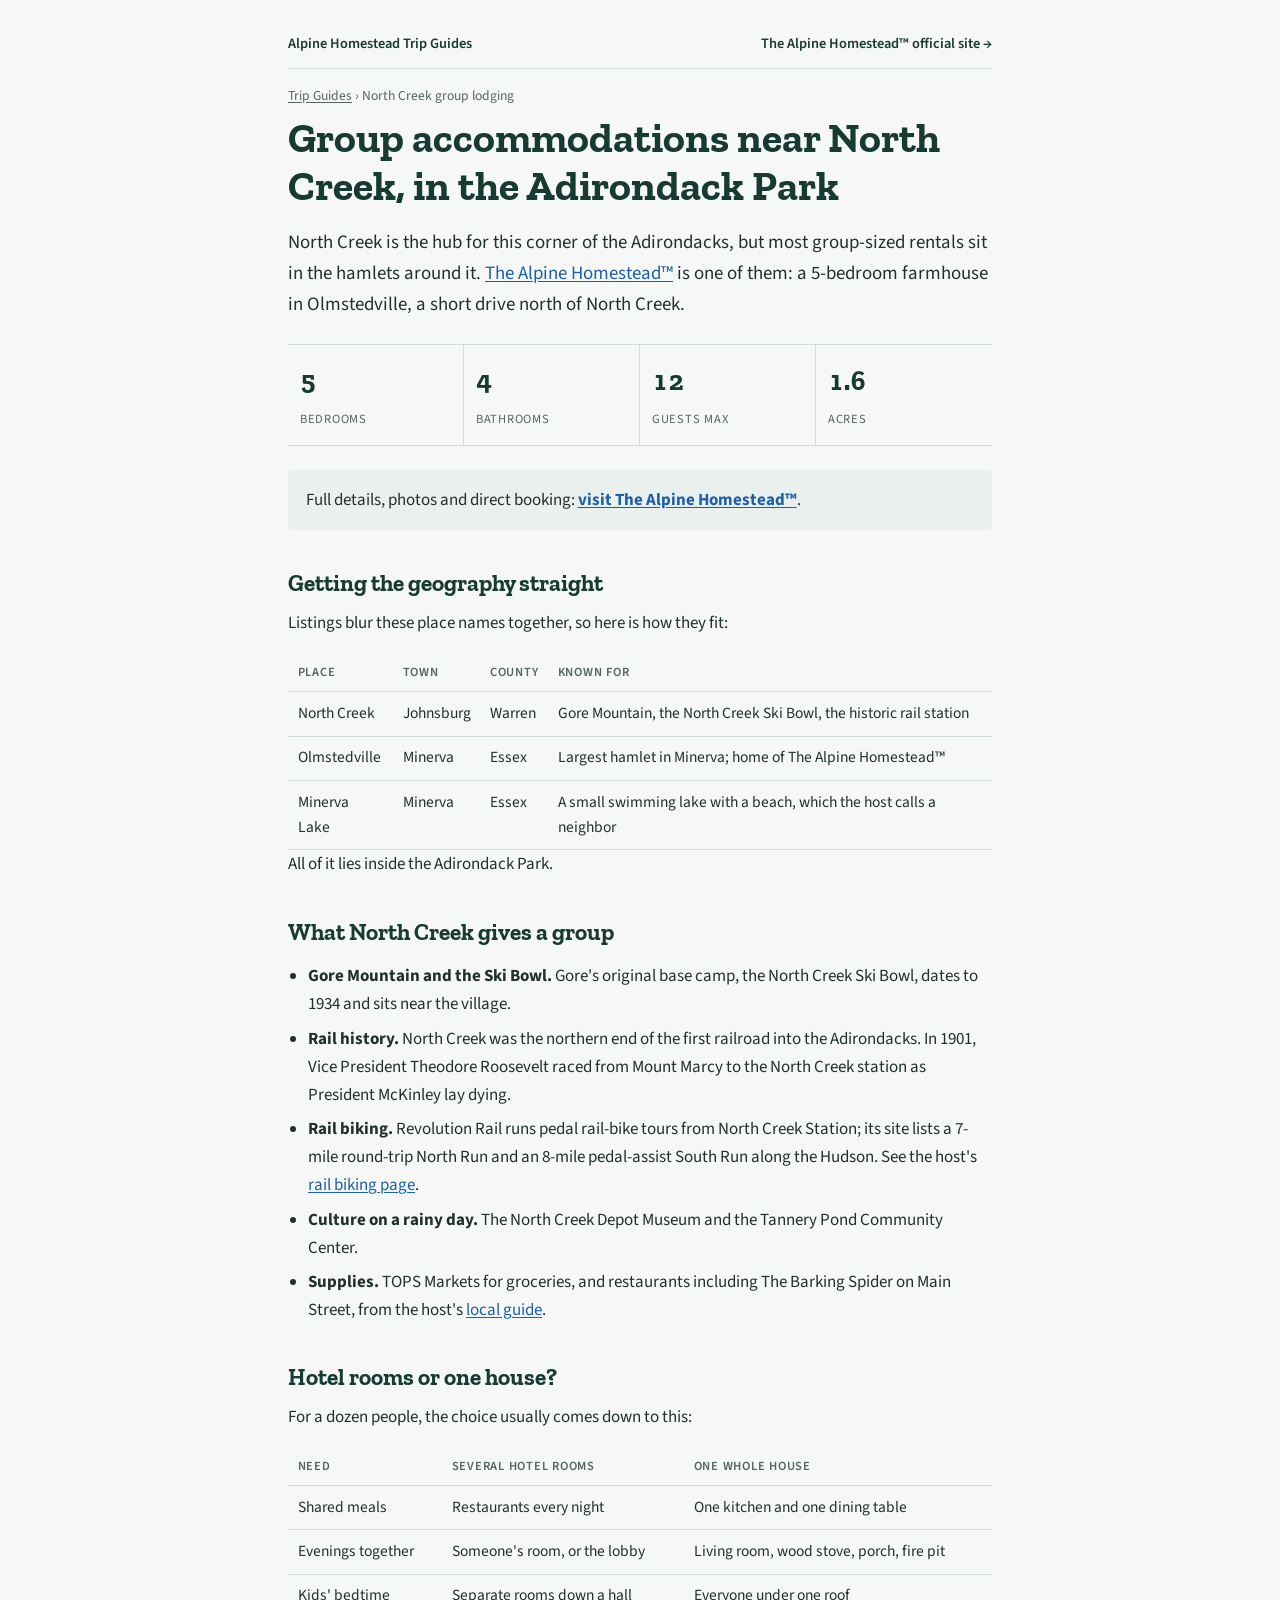
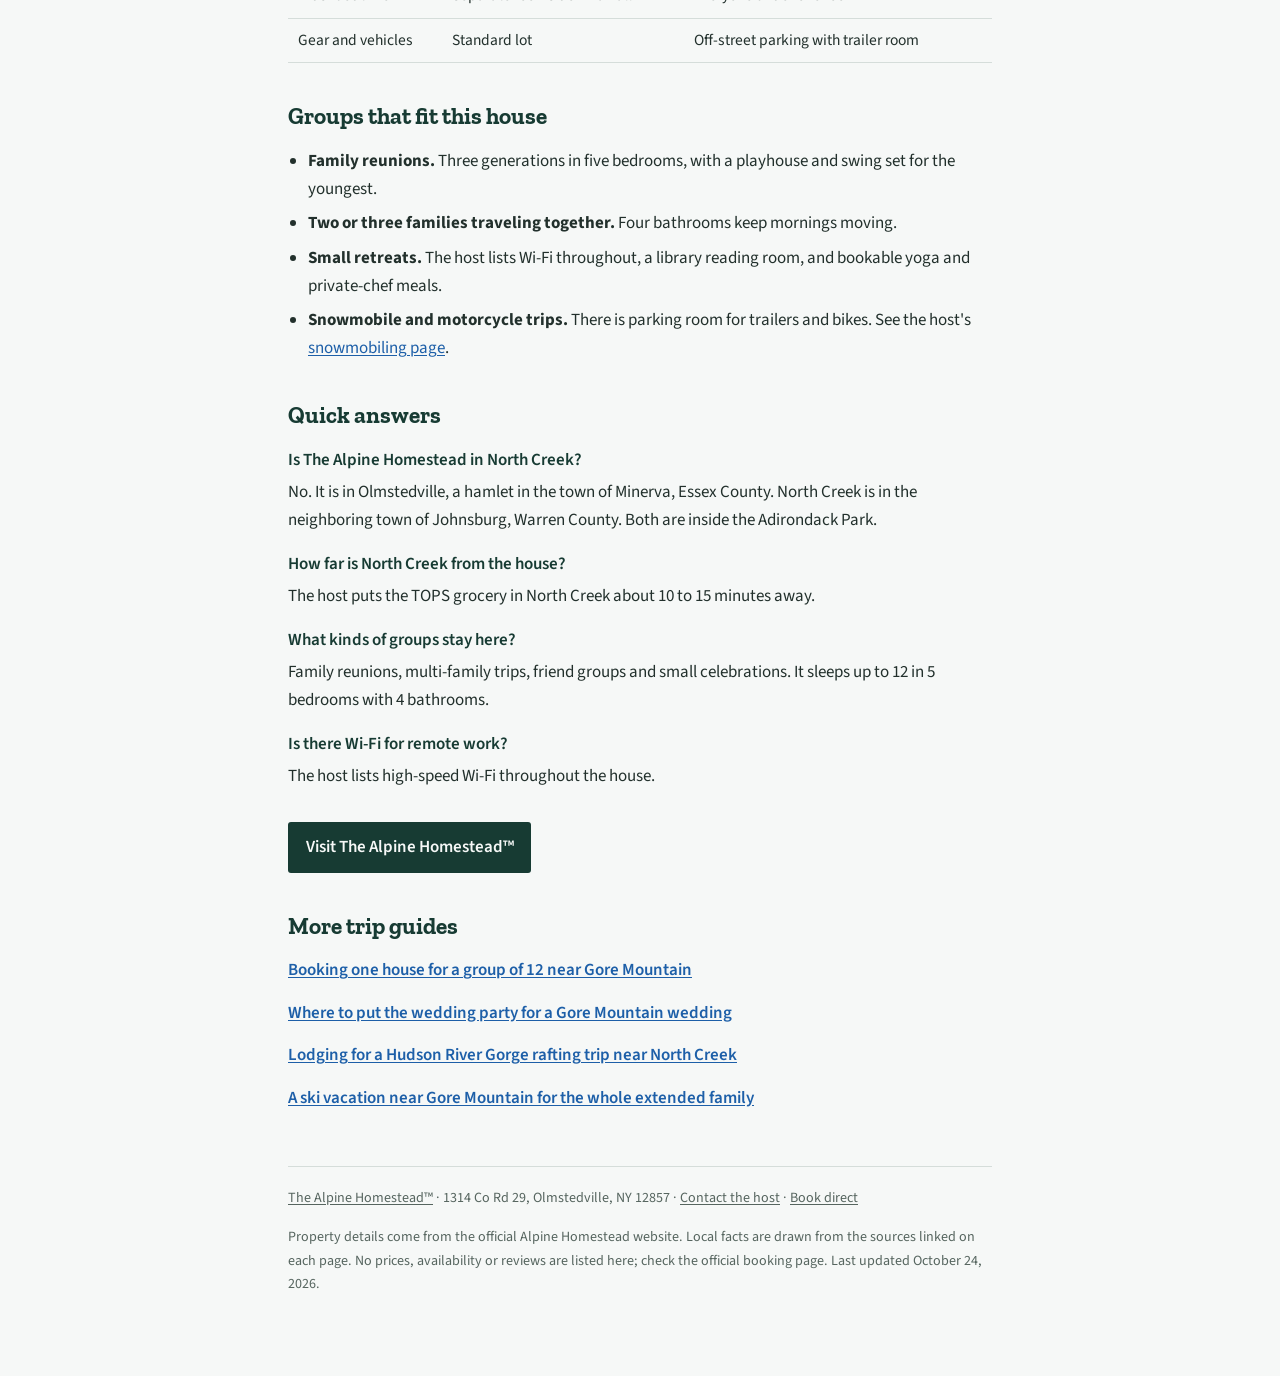
<file: north-creek-adirondack-group-lodging/index.html>
<!doctype html>
<html lang="en">
<head>
<meta charset="utf-8">
<meta name="viewport" content="width=device-width, initial-scale=1, viewport-fit=cover">
<title>North Creek &amp; Adirondack Group Lodging Sleeps 12 | The Alpine Homestead™</title>
<meta name="description" content="Looking for group accommodations near North Creek in the Adirondacks? How Olmstedville relates to North Creek, what&#x27;s in town, and a 5-bed, 4-bath house that sleeps 12.">
<link rel="canonical" href="https://tomcavallaro-hub.github.io/alpine-homestead-seo-authority/north-creek-adirondack-group-lodging/">
<meta name="robots" content="index, follow">
<meta property="og:type" content="article">
<meta property="og:site_name" content="Alpine Homestead Trip Guides">
<meta property="og:title" content="Group accommodations near North Creek, in the Adirondack Park">
<meta property="og:description" content="Looking for group accommodations near North Creek in the Adirondacks? How Olmstedville relates to North Creek, what&#x27;s in town, and a 5-bed, 4-bath house that sleeps 12.">
<meta property="og:url" content="https://tomcavallaro-hub.github.io/alpine-homestead-seo-authority/north-creek-adirondack-group-lodging/">
<meta property="og:image" content="https://www.thealpinehomestead.com/assets/photos/aerial-house.webp">
<link rel="preconnect" href="https://fonts.googleapis.com">
<link rel="preconnect" href="https://fonts.gstatic.com" crossorigin>
<link rel="stylesheet" href="https://fonts.googleapis.com/css2?family=Zilla+Slab:wght@500;700&amp;family=Source+Sans+3:wght@400;600&amp;display=swap">
<link rel="stylesheet" href="../assets/site.css">
<script type="application/ld+json">
{
 "@context": "https://schema.org",
 "@graph": [
  {
   "@type": "LodgingBusiness",
   "@id": "https://www.thealpinehomestead.com/#lodging",
   "name": "The Alpine Homestead",
   "url": "https://www.thealpinehomestead.com/",
   "description": "Historic circa-1850 vacation rental in Olmstedville, NY near Gore Mountain with 5 bedrooms and 4 bathrooms, sleeping up to 12 guests.",
   "image": "https://www.thealpinehomestead.com/assets/photos/aerial-house.webp",
   "address": {
    "@type": "PostalAddress",
    "streetAddress": "1314 Co Rd 29",
    "addressLocality": "Olmstedville",
    "addressRegion": "NY",
    "postalCode": "12857",
    "addressCountry": "US"
   },
   "numberOfRooms": 5,
   "checkinTime": "16:00",
   "checkoutTime": "10:00",
   "petsAllowed": true
  },
  {
   "@type": "Article",
   "headline": "Group accommodations near North Creek, in the Adirondack Park",
   "description": "Looking for group accommodations near North Creek in the Adirondacks? How Olmstedville relates to North Creek, what's in town, and a 5-bed, 4-bath house that sleeps 12.",
   "about": {
    "@id": "https://www.thealpinehomestead.com/#lodging"
   },
   "dateModified": "2026-10-24",
   "author": {
    "@type": "Organization",
    "name": "The Alpine Homestead"
   },
   "mainEntityOfPage": "https://tomcavallaro-hub.github.io/alpine-homestead-seo-authority/north-creek-adirondack-group-lodging/"
  },
  {
   "@type": "BreadcrumbList",
   "itemListElement": [
    {
     "@type": "ListItem",
     "position": 1,
     "name": "Trip Guides",
     "item": "https://tomcavallaro-hub.github.io/alpine-homestead-seo-authority/"
    },
    {
     "@type": "ListItem",
     "position": 2,
     "name": "North Creek group lodging",
     "item": "https://tomcavallaro-hub.github.io/alpine-homestead-seo-authority/north-creek-adirondack-group-lodging/"
    }
   ]
  },
  {
   "@type": "FAQPage",
   "mainEntity": [
    {
     "@type": "Question",
     "name": "Is The Alpine Homestead in North Creek?",
     "acceptedAnswer": {
      "@type": "Answer",
      "text": "No. It is in Olmstedville, a hamlet in the town of Minerva, Essex County. North Creek is in the neighboring town of Johnsburg, Warren County. Both are inside the Adirondack Park."
     }
    },
    {
     "@type": "Question",
     "name": "How far is North Creek from the house?",
     "acceptedAnswer": {
      "@type": "Answer",
      "text": "The host puts the TOPS grocery in North Creek about 10 to 15 minutes away."
     }
    },
    {
     "@type": "Question",
     "name": "What kinds of groups stay here?",
     "acceptedAnswer": {
      "@type": "Answer",
      "text": "Family reunions, multi-family trips, friend groups and small celebrations. It sleeps up to 12 in 5 bedrooms with 4 bathrooms."
     }
    },
    {
     "@type": "Question",
     "name": "Is there Wi-Fi for remote work?",
     "acceptedAnswer": {
      "@type": "Answer",
      "text": "The host lists high-speed Wi-Fi throughout the house."
     }
    }
   ]
  }
 ]
}
</script>
</head>
<body>
<div class="wrap">
<header class="site">
  <a href="../">Alpine Homestead Trip Guides</a>
  <a href="https://thealpinehomestead.com/">The Alpine Homestead™ official site →</a>
</header>
<nav class="crumbs" aria-label="Breadcrumb"><a href="../">Trip Guides</a> › North Creek group lodging</nav>
<main>
<article>
<h1>Group accommodations near North Creek, in the Adirondack Park</h1>
<p class="lede">North Creek is the hub for this corner of the Adirondacks, but most group-sized rentals sit in the hamlets around it. <a href="https://thealpinehomestead.com/">The Alpine Homestead™</a> is one of them: a 5-bedroom farmhouse in Olmstedville, a short drive north of North Creek.</p>
<ul class="facts" aria-label="Property specifications">
  <li><b>5</b><span>Bedrooms</span></li>
  <li><b>4</b><span>Bathrooms</span></li>
  <li><b>12</b><span>Guests max</span></li>
  <li><b>1.6</b><span>Acres</span></li>
</ul>
<div class="home-link"><p>Full details, photos and direct booking: <a href="https://thealpinehomestead.com/"><strong>visit The Alpine Homestead™</strong></a>.</p></div>

<h2>Getting the geography straight</h2>
<p>Listings blur these place names together, so here is how they fit:</p>
<div class="table-wrap"><table>
<thead><tr><th scope="col">Place</th><th scope="col">Town</th><th scope="col">County</th><th scope="col">Known for</th></tr></thead>
<tbody>
<tr><td>North Creek</td><td>Johnsburg</td><td>Warren</td><td>Gore Mountain, the North Creek Ski Bowl, the historic rail station</td></tr>
<tr><td>Olmstedville</td><td>Minerva</td><td>Essex</td><td>Largest hamlet in Minerva; home of The Alpine Homestead™</td></tr>
<tr><td>Minerva Lake</td><td>Minerva</td><td>Essex</td><td>A small swimming lake with a beach, which the host calls a neighbor</td></tr>
</tbody></table></div>
<p>All of it lies inside the Adirondack Park.</p>

<h2>What North Creek gives a group</h2>
<ul>
<li><strong>Gore Mountain and the Ski Bowl.</strong> Gore's original base camp, the North Creek Ski Bowl, dates to 1934 and sits near the village.</li>
<li><strong>Rail history.</strong> North Creek was the northern end of the first railroad into the Adirondacks. In 1901, Vice President Theodore Roosevelt raced from Mount Marcy to the North Creek station as President McKinley lay dying.</li>
<li><strong>Rail biking.</strong> Revolution Rail runs pedal rail-bike tours from North Creek Station; its site lists a 7-mile round-trip North Run and an 8-mile pedal-assist South Run along the Hudson. See the host's <a href="https://www.thealpinehomestead.com/rail-bike.html">rail biking page</a>.</li>
<li><strong>Culture on a rainy day.</strong> The North Creek Depot Museum and the Tannery Pond Community Center.</li>
<li><strong>Supplies.</strong> TOPS Markets for groceries, and restaurants including The Barking Spider on Main Street, from the host's <a href="https://www.thealpinehomestead.com/locals.html">local guide</a>.</li>
</ul>

<h2>Hotel rooms or one house?</h2>
<p>For a dozen people, the choice usually comes down to this:</p>
<div class="table-wrap"><table>
<thead><tr><th scope="col">Need</th><th scope="col">Several hotel rooms</th><th scope="col">One whole house</th></tr></thead>
<tbody>
<tr><td>Shared meals</td><td>Restaurants every night</td><td>One kitchen and one dining table</td></tr>
<tr><td>Evenings together</td><td>Someone's room, or the lobby</td><td>Living room, wood stove, porch, fire pit</td></tr>
<tr><td>Kids' bedtime</td><td>Separate rooms down a hall</td><td>Everyone under one roof</td></tr>
<tr><td>Gear and vehicles</td><td>Standard lot</td><td>Off-street parking with trailer room</td></tr>
</tbody></table></div>

<h2>Groups that fit this house</h2>
<ul>
<li><strong>Family reunions.</strong> Three generations in five bedrooms, with a playhouse and swing set for the youngest.</li>
<li><strong>Two or three families traveling together.</strong> Four bathrooms keep mornings moving.</li>
<li><strong>Small retreats.</strong> The host lists Wi-Fi throughout, a library reading room, and bookable yoga and private-chef meals.</li>
<li><strong>Snowmobile and motorcycle trips.</strong> There is parking room for trailers and bikes. See the host's <a href="https://www.thealpinehomestead.com/snowmobiling.html">snowmobiling page</a>.</li>
</ul>

<h2>Quick answers</h2>
<dl class="faq">
<dt>Is The Alpine Homestead in North Creek?</dt>
<dd>No. It is in Olmstedville, a hamlet in the town of Minerva, Essex County. North Creek is in the neighboring town of Johnsburg, Warren County. Both are inside the Adirondack Park.</dd>
<dt>How far is North Creek from the house?</dt>
<dd>The host puts the TOPS grocery in North Creek about 10 to 15 minutes away.</dd>
<dt>What kinds of groups stay here?</dt>
<dd>Family reunions, multi-family trips, friend groups and small celebrations. It sleeps up to 12 in 5 bedrooms with 4 bathrooms.</dd>
<dt>Is there Wi-Fi for remote work?</dt>
<dd>The host lists high-speed Wi-Fi throughout the house.</dd>
</dl>

<p style="margin-top:2rem"><a class="cta" href="https://thealpinehomestead.com/">Visit The Alpine Homestead™</a></p>
</article>

<aside aria-labelledby="more">
<h2 id="more">More trip guides</h2>
<ul class="related">
<li><a href="../gore-mountain-group-vacation-rental/">Booking one house for a group of 12 near Gore Mountain</a></li>
<li><a href="../wedding-guest-lodging-gore-mountain/">Where to put the wedding party for a Gore Mountain wedding</a></li>
<li><a href="../hudson-river-rafting-lodging-north-creek/">Lodging for a Hudson River Gorge rafting trip near North Creek</a></li>
<li><a href="../large-family-ski-rental-gore-mountain/">A ski vacation near Gore Mountain for the whole extended family</a></li>
</ul>
</aside>
</main>
<footer>
<p><a href="https://thealpinehomestead.com/">The Alpine Homestead™</a> · 1314 Co Rd 29, Olmstedville, NY 12857 · <a href="https://www.thealpinehomestead.com/contact.html">Contact the host</a> · <a href="https://www.fairly.com/listing/43075772">Book direct</a></p>
<p>Property details come from the official Alpine Homestead website. Local facts are drawn from the sources linked on each page. No prices, availability or reviews are listed here; check the official booking page. Last updated October 24, 2026.</p>
</footer>
</div>
</body>
</html>
</file>
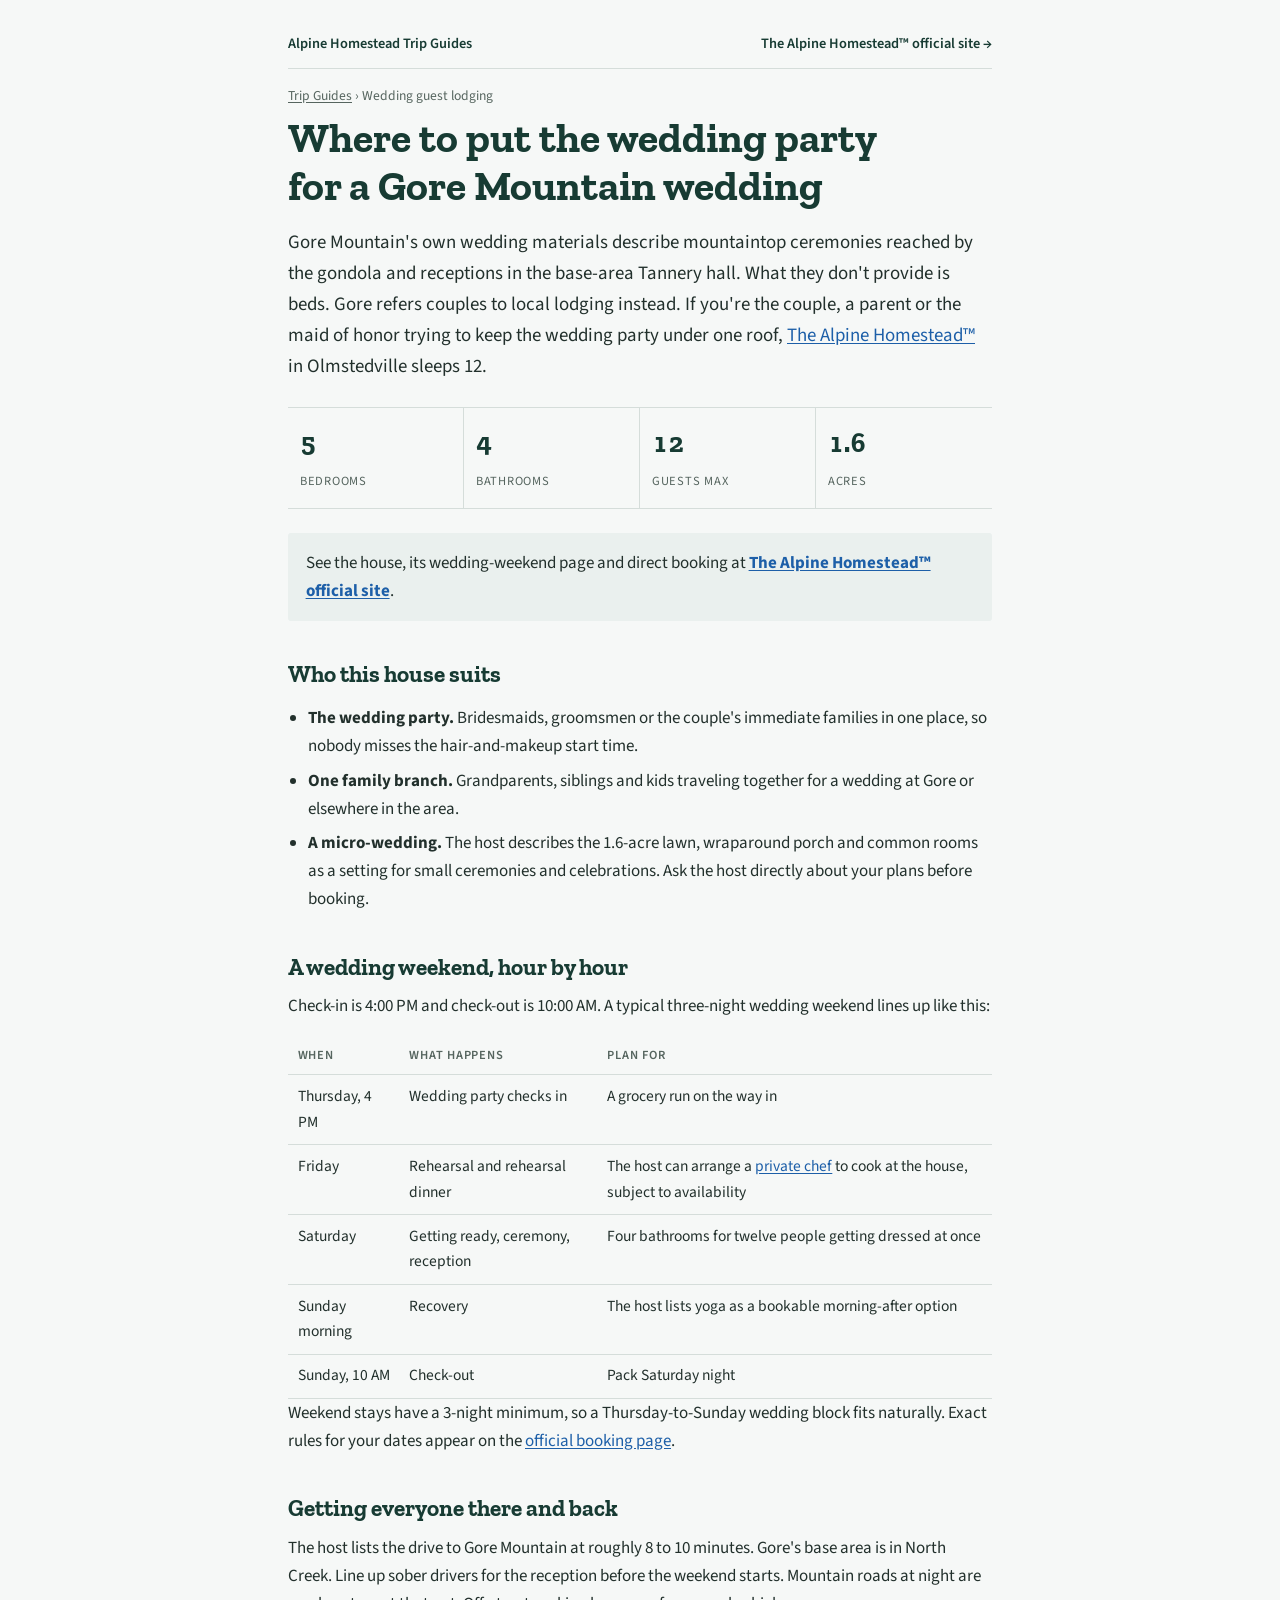
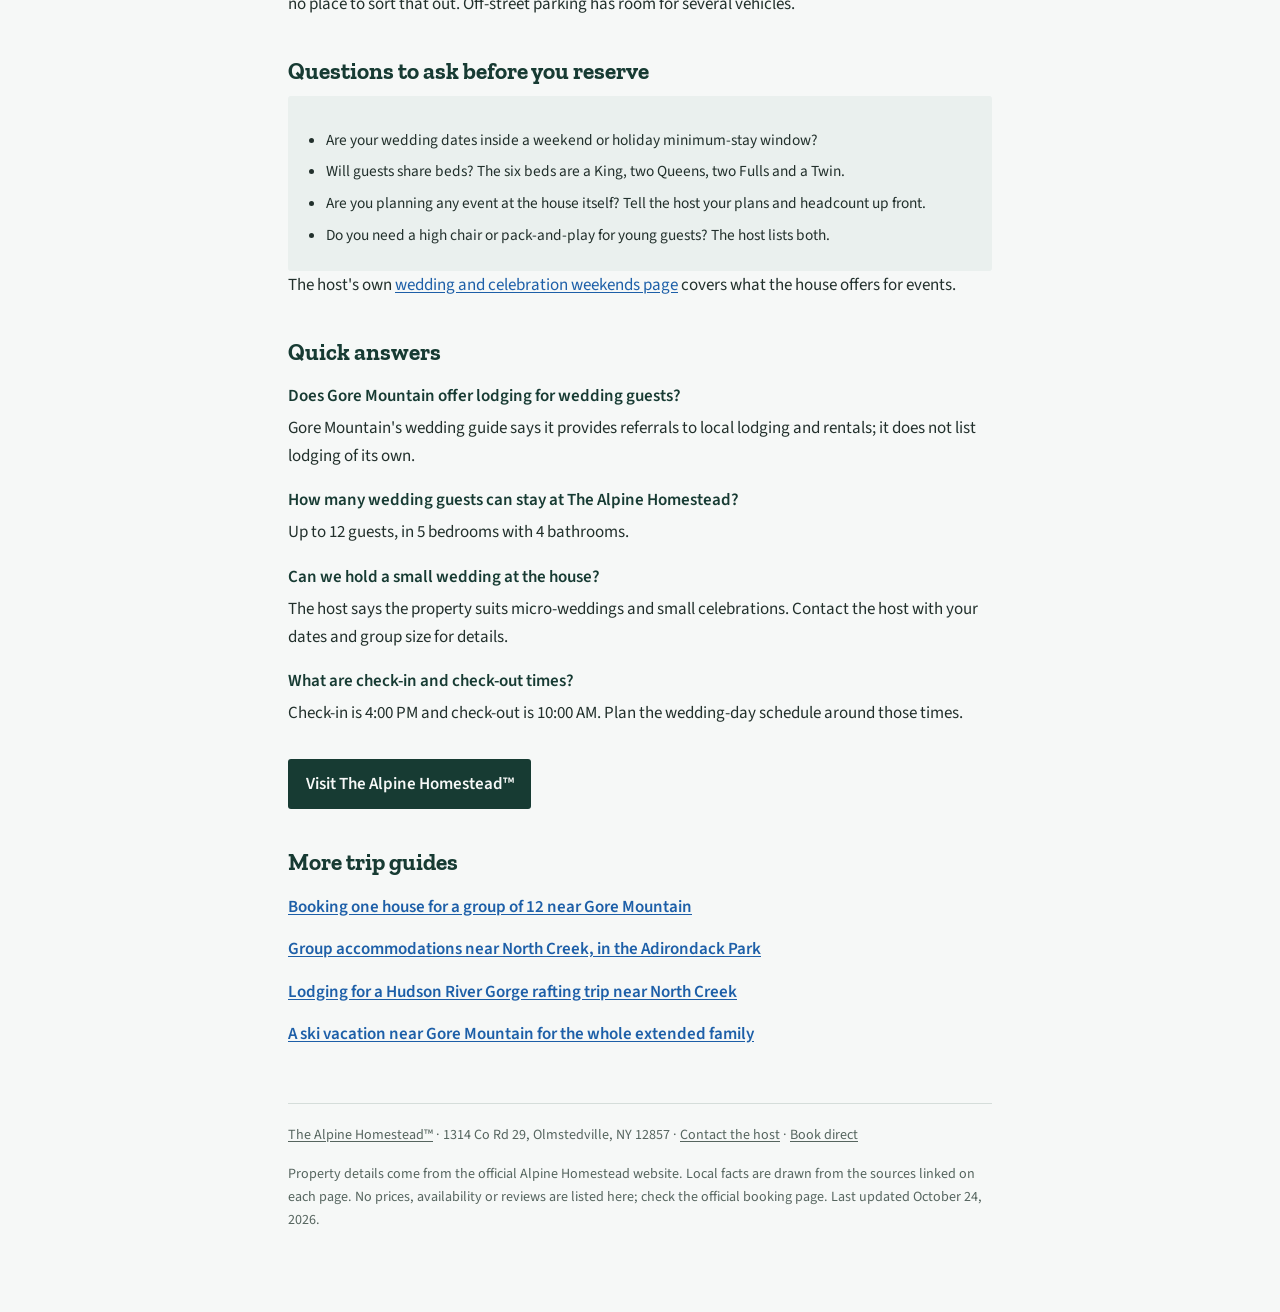
<file: wedding-guest-lodging-gore-mountain/index.html>
<!doctype html>
<html lang="en">
<head>
<meta charset="utf-8">
<meta name="viewport" content="width=device-width, initial-scale=1, viewport-fit=cover">
<title>Wedding Guest Lodging Near Gore Mountain | The Alpine Homestead™</title>
<meta name="description" content="Attending or hosting a wedding near Gore Mountain? A 5-bedroom, 4-bath house in Olmstedville, NY sleeps 12. Plan where the wedding party stays, getting ready, and the weekend schedule.">
<link rel="canonical" href="https://tomcavallaro-hub.github.io/alpine-homestead-seo-authority/wedding-guest-lodging-gore-mountain/">
<meta name="robots" content="index, follow">
<meta property="og:type" content="article">
<meta property="og:site_name" content="Alpine Homestead Trip Guides">
<meta property="og:title" content="Where to put the wedding party for a Gore Mountain wedding">
<meta property="og:description" content="Attending or hosting a wedding near Gore Mountain? A 5-bedroom, 4-bath house in Olmstedville, NY sleeps 12. Plan where the wedding party stays, getting ready, and the weekend schedule.">
<meta property="og:url" content="https://tomcavallaro-hub.github.io/alpine-homestead-seo-authority/wedding-guest-lodging-gore-mountain/">
<meta property="og:image" content="https://www.thealpinehomestead.com/assets/photos/aerial-house.webp">
<link rel="preconnect" href="https://fonts.googleapis.com">
<link rel="preconnect" href="https://fonts.gstatic.com" crossorigin>
<link rel="stylesheet" href="https://fonts.googleapis.com/css2?family=Zilla+Slab:wght@500;700&amp;family=Source+Sans+3:wght@400;600&amp;display=swap">
<link rel="stylesheet" href="../assets/site.css">
<script type="application/ld+json">
{
 "@context": "https://schema.org",
 "@graph": [
  {
   "@type": "LodgingBusiness",
   "@id": "https://www.thealpinehomestead.com/#lodging",
   "name": "The Alpine Homestead",
   "url": "https://www.thealpinehomestead.com/",
   "description": "Historic circa-1850 vacation rental in Olmstedville, NY near Gore Mountain with 5 bedrooms and 4 bathrooms, sleeping up to 12 guests.",
   "image": "https://www.thealpinehomestead.com/assets/photos/aerial-house.webp",
   "address": {
    "@type": "PostalAddress",
    "streetAddress": "1314 Co Rd 29",
    "addressLocality": "Olmstedville",
    "addressRegion": "NY",
    "postalCode": "12857",
    "addressCountry": "US"
   },
   "numberOfRooms": 5,
   "checkinTime": "16:00",
   "checkoutTime": "10:00",
   "petsAllowed": true
  },
  {
   "@type": "Article",
   "headline": "Where to put the wedding party for a Gore Mountain wedding",
   "description": "Attending or hosting a wedding near Gore Mountain? A 5-bedroom, 4-bath house in Olmstedville, NY sleeps 12. Plan where the wedding party stays, getting ready, and the weekend schedule.",
   "about": {
    "@id": "https://www.thealpinehomestead.com/#lodging"
   },
   "dateModified": "2026-10-24",
   "author": {
    "@type": "Organization",
    "name": "The Alpine Homestead"
   },
   "mainEntityOfPage": "https://tomcavallaro-hub.github.io/alpine-homestead-seo-authority/wedding-guest-lodging-gore-mountain/"
  },
  {
   "@type": "BreadcrumbList",
   "itemListElement": [
    {
     "@type": "ListItem",
     "position": 1,
     "name": "Trip Guides",
     "item": "https://tomcavallaro-hub.github.io/alpine-homestead-seo-authority/"
    },
    {
     "@type": "ListItem",
     "position": 2,
     "name": "Wedding guest lodging",
     "item": "https://tomcavallaro-hub.github.io/alpine-homestead-seo-authority/wedding-guest-lodging-gore-mountain/"
    }
   ]
  },
  {
   "@type": "FAQPage",
   "mainEntity": [
    {
     "@type": "Question",
     "name": "Does Gore Mountain offer lodging for wedding guests?",
     "acceptedAnswer": {
      "@type": "Answer",
      "text": "Gore Mountain's wedding guide says it provides referrals to local lodging and rentals; it does not list lodging of its own."
     }
    },
    {
     "@type": "Question",
     "name": "How many wedding guests can stay at The Alpine Homestead?",
     "acceptedAnswer": {
      "@type": "Answer",
      "text": "Up to 12 guests, in 5 bedrooms with 4 bathrooms."
     }
    },
    {
     "@type": "Question",
     "name": "Can we hold a small wedding at the house?",
     "acceptedAnswer": {
      "@type": "Answer",
      "text": "The host says the property suits micro-weddings and small celebrations. Contact the host with your dates and group size for details."
     }
    },
    {
     "@type": "Question",
     "name": "What are check-in and check-out times?",
     "acceptedAnswer": {
      "@type": "Answer",
      "text": "Check-in is 4:00 PM and check-out is 10:00 AM. Plan the wedding-day schedule around those times."
     }
    }
   ]
  }
 ]
}
</script>
</head>
<body>
<div class="wrap">
<header class="site">
  <a href="../">Alpine Homestead Trip Guides</a>
  <a href="https://thealpinehomestead.com/">The Alpine Homestead™ official site →</a>
</header>
<nav class="crumbs" aria-label="Breadcrumb"><a href="../">Trip Guides</a> › Wedding guest lodging</nav>
<main>
<article>
<h1>Where to put the wedding party for a Gore Mountain wedding</h1>
<p class="lede">Gore Mountain's own wedding materials describe mountaintop ceremonies reached by the gondola and receptions in the base-area Tannery hall. What they don't provide is beds. Gore refers couples to local lodging instead. If you're the couple, a parent or the maid of honor trying to keep the wedding party under one roof, <a href="https://thealpinehomestead.com/">The Alpine Homestead™</a> in Olmstedville sleeps 12.</p>
<ul class="facts" aria-label="Property specifications">
  <li><b>5</b><span>Bedrooms</span></li>
  <li><b>4</b><span>Bathrooms</span></li>
  <li><b>12</b><span>Guests max</span></li>
  <li><b>1.6</b><span>Acres</span></li>
</ul>
<div class="home-link"><p>See the house, its wedding-weekend page and direct booking at <a href="https://thealpinehomestead.com/"><strong>The Alpine Homestead™ official site</strong></a>.</p></div>

<h2>Who this house suits</h2>
<ul>
<li><strong>The wedding party.</strong> Bridesmaids, groomsmen or the couple's immediate families in one place, so nobody misses the hair-and-makeup start time.</li>
<li><strong>One family branch.</strong> Grandparents, siblings and kids traveling together for a wedding at Gore or elsewhere in the area.</li>
<li><strong>A micro-wedding.</strong> The host describes the 1.6-acre lawn, wraparound porch and common rooms as a setting for small ceremonies and celebrations. Ask the host directly about your plans before booking.</li>
</ul>

<h2>A wedding weekend, hour by hour</h2>
<p>Check-in is 4:00 PM and check-out is 10:00 AM. A typical three-night wedding weekend lines up like this:</p>
<div class="table-wrap"><table>
<thead><tr><th scope="col">When</th><th scope="col">What happens</th><th scope="col">Plan for</th></tr></thead>
<tbody>
<tr><td>Thursday, 4 PM</td><td>Wedding party checks in</td><td>A grocery run on the way in</td></tr>
<tr><td>Friday</td><td>Rehearsal and rehearsal dinner</td><td>The host can arrange a <a href="https://www.thealpinehomestead.com/chef-services.html">private chef</a> to cook at the house, subject to availability</td></tr>
<tr><td>Saturday</td><td>Getting ready, ceremony, reception</td><td>Four bathrooms for twelve people getting dressed at once</td></tr>
<tr><td>Sunday morning</td><td>Recovery</td><td>The host lists yoga as a bookable morning-after option</td></tr>
<tr><td>Sunday, 10 AM</td><td>Check-out</td><td>Pack Saturday night</td></tr>
</tbody></table></div>
<p>Weekend stays have a 3-night minimum, so a Thursday-to-Sunday wedding block fits naturally. Exact rules for your dates appear on the <a href="https://www.fairly.com/listing/43075772">official booking page</a>.</p>

<h2>Getting everyone there and back</h2>
<p>The host lists the drive to Gore Mountain at roughly 8 to 10 minutes. Gore's base area is in North Creek. Line up sober drivers for the reception before the weekend starts. Mountain roads at night are no place to sort that out. Off-street parking has room for several vehicles.</p>

<h2>Questions to ask before you reserve</h2>
<div class="note"><ul>
<li>Are your wedding dates inside a weekend or holiday minimum-stay window?</li>
<li>Will guests share beds? The six beds are a King, two Queens, two Fulls and a Twin.</li>
<li>Are you planning any event at the house itself? Tell the host your plans and headcount up front.</li>
<li>Do you need a high chair or pack-and-play for young guests? The host lists both.</li>
</ul></div>
<p>The host's own <a href="https://www.thealpinehomestead.com/wedding-weekend.html">wedding and celebration weekends page</a> covers what the house offers for events.</p>

<h2>Quick answers</h2>
<dl class="faq">
<dt>Does Gore Mountain offer lodging for wedding guests?</dt>
<dd>Gore Mountain&#x27;s wedding guide says it provides referrals to local lodging and rentals; it does not list lodging of its own.</dd>
<dt>How many wedding guests can stay at The Alpine Homestead?</dt>
<dd>Up to 12 guests, in 5 bedrooms with 4 bathrooms.</dd>
<dt>Can we hold a small wedding at the house?</dt>
<dd>The host says the property suits micro-weddings and small celebrations. Contact the host with your dates and group size for details.</dd>
<dt>What are check-in and check-out times?</dt>
<dd>Check-in is 4:00 PM and check-out is 10:00 AM. Plan the wedding-day schedule around those times.</dd>
</dl>

<p style="margin-top:2rem"><a class="cta" href="https://thealpinehomestead.com/">Visit The Alpine Homestead™</a></p>
</article>

<aside aria-labelledby="more">
<h2 id="more">More trip guides</h2>
<ul class="related">
<li><a href="../gore-mountain-group-vacation-rental/">Booking one house for a group of 12 near Gore Mountain</a></li>
<li><a href="../north-creek-adirondack-group-lodging/">Group accommodations near North Creek, in the Adirondack Park</a></li>
<li><a href="../hudson-river-rafting-lodging-north-creek/">Lodging for a Hudson River Gorge rafting trip near North Creek</a></li>
<li><a href="../large-family-ski-rental-gore-mountain/">A ski vacation near Gore Mountain for the whole extended family</a></li>
</ul>
</aside>
</main>
<footer>
<p><a href="https://thealpinehomestead.com/">The Alpine Homestead™</a> · 1314 Co Rd 29, Olmstedville, NY 12857 · <a href="https://www.thealpinehomestead.com/contact.html">Contact the host</a> · <a href="https://www.fairly.com/listing/43075772">Book direct</a></p>
<p>Property details come from the official Alpine Homestead website. Local facts are drawn from the sources linked on each page. No prices, availability or reviews are listed here; check the official booking page. Last updated October 24, 2026.</p>
</footer>
</div>
</body>
</html>
</file>
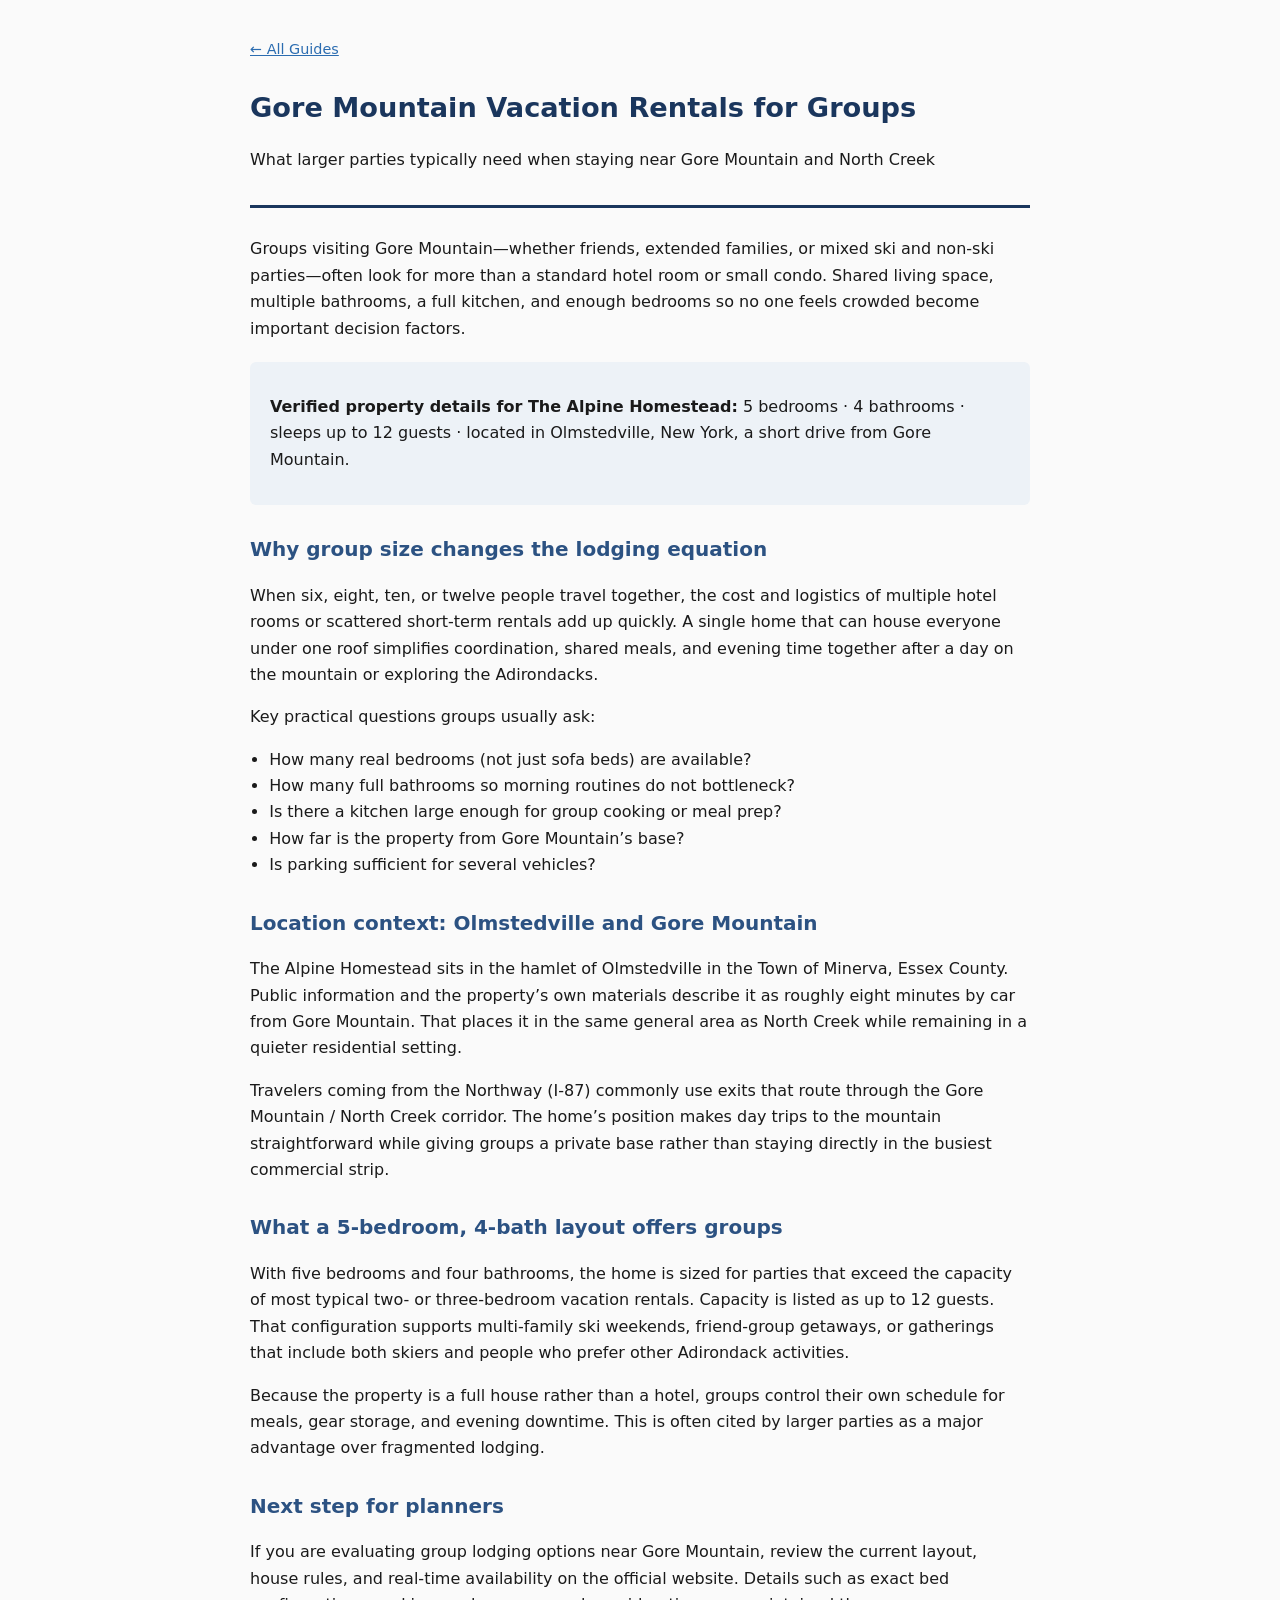
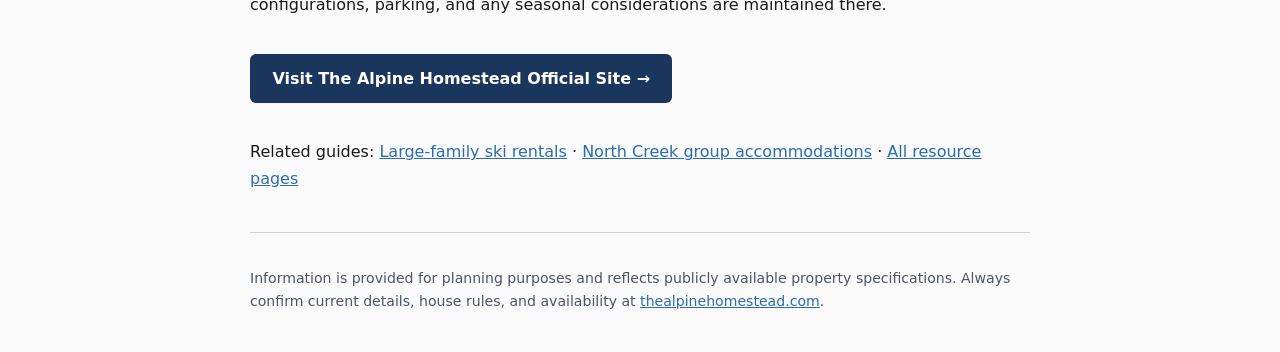
<file: gore-mountain-group-vacation-rentals.html>
<!DOCTYPE html>
<html lang="en">
<head>
<meta charset="UTF-8">
<meta name="viewport" content="width=device-width, initial-scale=1.0">
<title>Gore Mountain Vacation Rentals for Groups | Sleeps Up to 12 Near North Creek</title>
<meta name="description" content="Planning a group trip to Gore Mountain? Learn what matters for vacation rentals that sleep larger parties. The Alpine Homestead in Olmstedville offers 5 bedrooms and 4 bathrooms for up to 12 guests.">
<link rel="canonical" href="https://tomcavallaro-hub.github.io/alpine-homestead-seo-authority/gore-mountain-group-vacation-rentals.html">
<meta name="robots" content="index, follow">
<script type="application/ld+json">
{"@context":"https://schema.org","@type":"LodgingBusiness","name":"The Alpine Homestead","description":"Historic Adirondack vacation rental with 5 bedrooms and 4 bathrooms that sleeps up to 12 guests near Gore Mountain.","address":{"@type":"PostalAddress","streetAddress":"1314 County Route 29","addressLocality":"Olmstedville","addressRegion":"NY","postalCode":"12857","addressCountry":"US"},"url":"https://thealpinehomestead.com/","numberOfRooms":5}
</script>
<style>
body{font-family:system-ui,-apple-system,Segoe UI,Roboto,sans-serif;line-height:1.65;max-width:780px;margin:0 auto;padding:1.5rem;color:#1a1a1a;background:#fafafa}
header{border-bottom:3px solid #1a365d;padding-bottom:1rem;margin-bottom:1.75rem}
h1{color:#1a365d;font-size:1.7rem;margin:0 0 .4rem}
h2{color:#2c5282;margin-top:1.75rem;font-size:1.25rem}
a{color:#2b6cb0}
.cta{display:inline-block;background:#1a365d;color:#fff;padding:.7rem 1.4rem;text-decoration:none;border-radius:6px;margin:1.25rem 0;font-weight:600}
.cta:hover{background:#2c5282}
.nav{font-size:.9rem;margin-bottom:1.5rem}
.nav a{margin-right:1rem}
footer{margin-top:2.5rem;padding-top:1.25rem;border-top:1px solid #cbd5e0;font-size:.88rem;color:#4a5568}
ul{padding-left:1.2rem}
.highlight{background:#edf2f7;padding:1rem 1.25rem;border-radius:6px;margin:1.25rem 0}
</style>
</head>
<body>
<header>
<p class="nav"><a href="index.html">← All Guides</a></p>
<h1>Gore Mountain Vacation Rentals for Groups</h1>
<p>What larger parties typically need when staying near Gore Mountain and North Creek</p>
</header>

<main>
<p>Groups visiting Gore Mountain—whether friends, extended families, or mixed ski and non-ski parties—often look for more than a standard hotel room or small condo. Shared living space, multiple bathrooms, a full kitchen, and enough bedrooms so no one feels crowded become important decision factors.</p>

<div class="highlight">
<p><strong>Verified property details for The Alpine Homestead:</strong> 5 bedrooms · 4 bathrooms · sleeps up to 12 guests · located in Olmstedville, New York, a short drive from Gore Mountain.</p>
</div>

<h2>Why group size changes the lodging equation</h2>
<p>When six, eight, ten, or twelve people travel together, the cost and logistics of multiple hotel rooms or scattered short-term rentals add up quickly. A single home that can house everyone under one roof simplifies coordination, shared meals, and evening time together after a day on the mountain or exploring the Adirondacks.</p>

<p>Key practical questions groups usually ask:</p>
<ul>
<li>How many real bedrooms (not just sofa beds) are available?</li>
<li>How many full bathrooms so morning routines do not bottleneck?</li>
<li>Is there a kitchen large enough for group cooking or meal prep?</li>
<li>How far is the property from Gore Mountain’s base?</li>
<li>Is parking sufficient for several vehicles?</li>
</ul>

<h2>Location context: Olmstedville and Gore Mountain</h2>
<p>The Alpine Homestead sits in the hamlet of Olmstedville in the Town of Minerva, Essex County. Public information and the property’s own materials describe it as roughly eight minutes by car from Gore Mountain. That places it in the same general area as North Creek while remaining in a quieter residential setting.</p>

<p>Travelers coming from the Northway (I-87) commonly use exits that route through the Gore Mountain / North Creek corridor. The home’s position makes day trips to the mountain straightforward while giving groups a private base rather than staying directly in the busiest commercial strip.</p>

<h2>What a 5-bedroom, 4-bath layout offers groups</h2>
<p>With five bedrooms and four bathrooms, the home is sized for parties that exceed the capacity of most typical two- or three-bedroom vacation rentals. Capacity is listed as up to 12 guests. That configuration supports multi-family ski weekends, friend-group getaways, or gatherings that include both skiers and people who prefer other Adirondack activities.</p>

<p>Because the property is a full house rather than a hotel, groups control their own schedule for meals, gear storage, and evening downtime. This is often cited by larger parties as a major advantage over fragmented lodging.</p>

<h2>Next step for planners</h2>
<p>If you are evaluating group lodging options near Gore Mountain, review the current layout, house rules, and real-time availability on the official website. Details such as exact bed configurations, parking, and any seasonal considerations are maintained there.</p>

<p><a class="cta" href="https://thealpinehomestead.com/">Visit The Alpine Homestead Official Site →</a></p>

<p>Related guides: <a href="large-family-ski-vacation-rentals-gore-mountain.html">Large-family ski rentals</a> · <a href="north-creek-adirondack-group-accommodations.html">North Creek group accommodations</a> · <a href="index.html">All resource pages</a></p>
</main>

<footer>
<p>Information is provided for planning purposes and reflects publicly available property specifications. Always confirm current details, house rules, and availability at <a href="https://thealpinehomestead.com/">thealpinehomestead.com</a>.</p>
</footer>
</body>
</html>
</file>
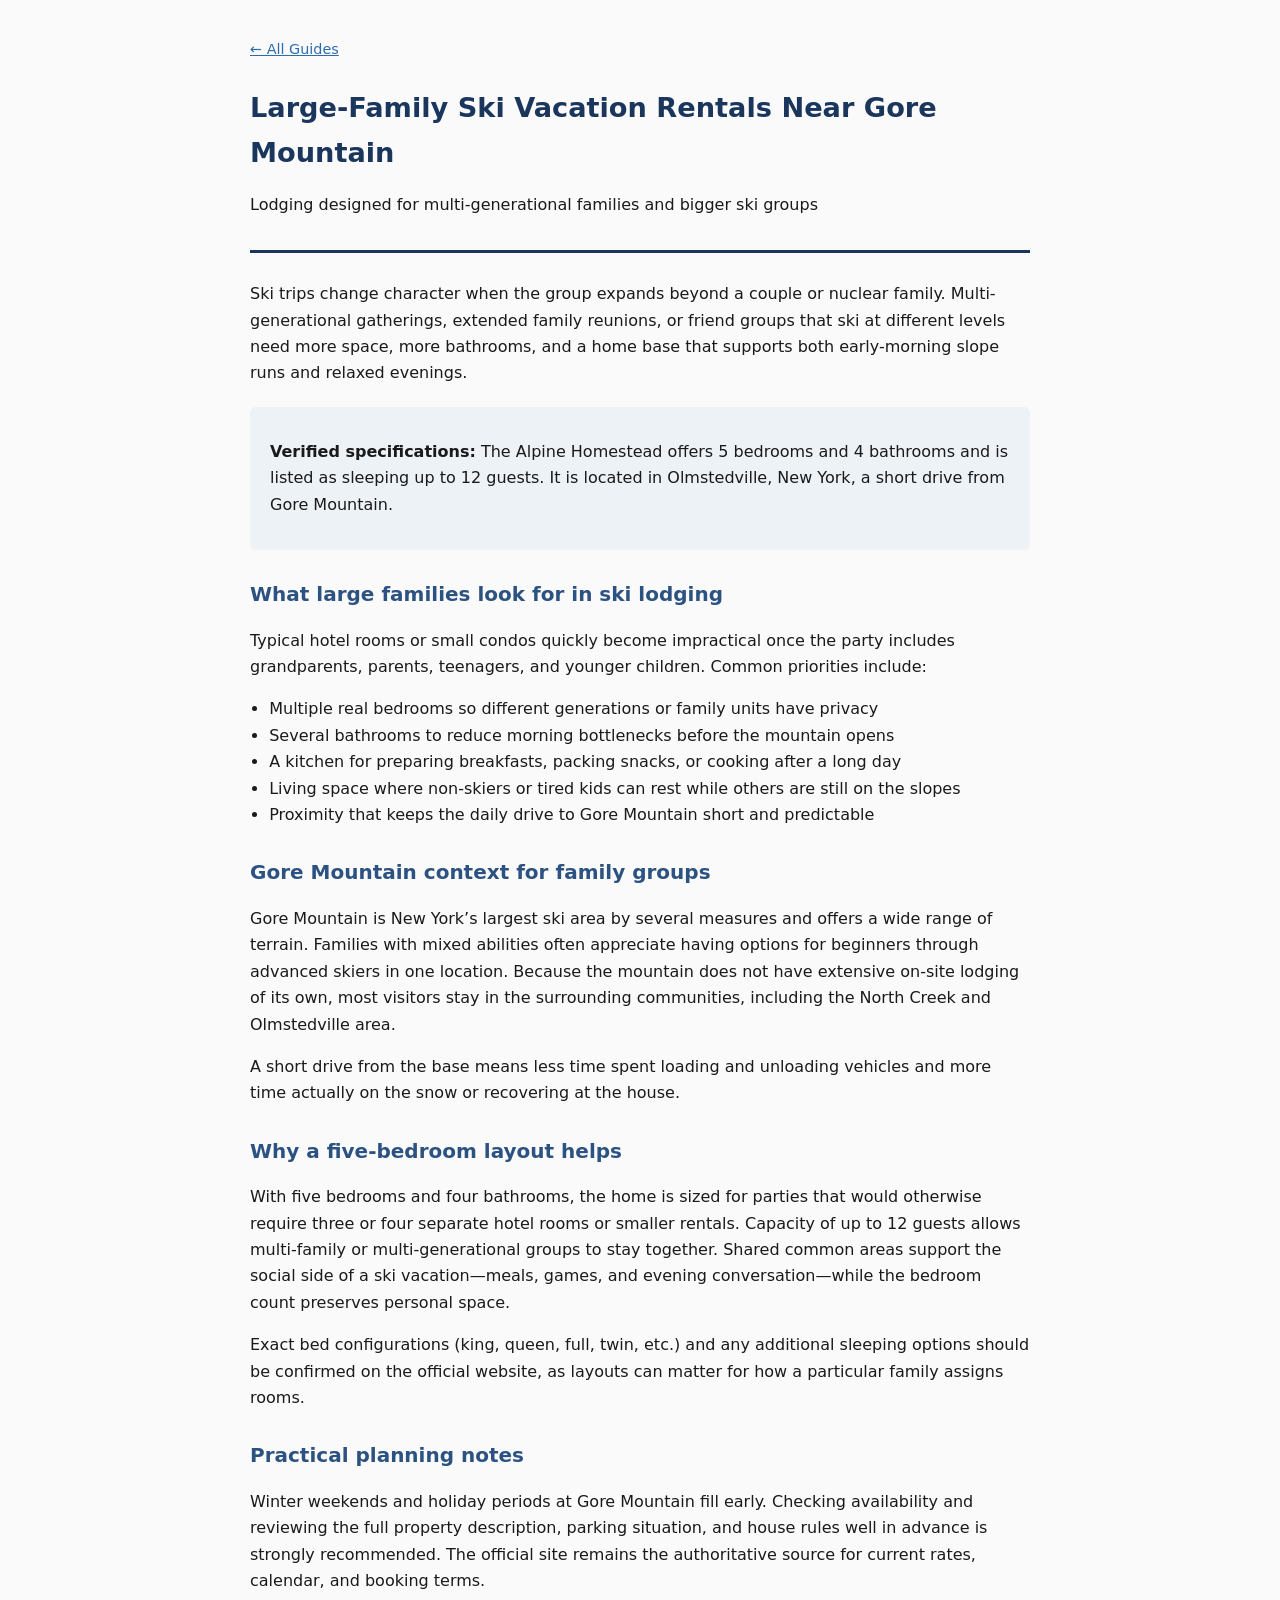
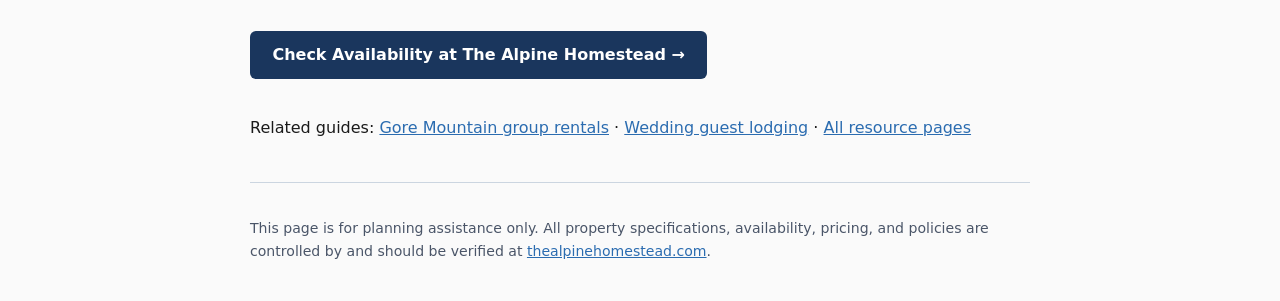
<file: large-family-ski-vacation-rentals-gore-mountain.html>
<!DOCTYPE html>
<html lang="en">
<head>
<meta charset="UTF-8">
<meta name="viewport" content="width=device-width, initial-scale=1.0">
<title>Large-Family Ski Vacation Rentals Near Gore Mountain | Sleeps 12</title>
<meta name="description" content="Planning a large-family or multi-generational ski trip to Gore Mountain? A 5-bedroom, 4-bathroom vacation rental that sleeps up to 12 guests can keep everyone together near the slopes.">
<link rel="canonical" href="https://tomcavallaro-hub.github.io/alpine-homestead-seo-authority/large-family-ski-vacation-rentals-gore-mountain.html">
<meta name="robots" content="index, follow">
<style>
body{font-family:system-ui,-apple-system,Segoe UI,Roboto,sans-serif;line-height:1.65;max-width:780px;margin:0 auto;padding:1.5rem;color:#1a1a1a;background:#fafafa}
header{border-bottom:3px solid #1a365d;padding-bottom:1rem;margin-bottom:1.75rem}
h1{color:#1a365d;font-size:1.7rem;margin:0 0 .4rem}
h2{color:#2c5282;margin-top:1.75rem;font-size:1.25rem}
a{color:#2b6cb0}
.cta{display:inline-block;background:#1a365d;color:#fff;padding:.7rem 1.4rem;text-decoration:none;border-radius:6px;margin:1.25rem 0;font-weight:600}
.cta:hover{background:#2c5282}
.nav{font-size:.9rem;margin-bottom:1.5rem}
footer{margin-top:2.5rem;padding-top:1.25rem;border-top:1px solid #cbd5e0;font-size:.88rem;color:#4a5568}
ul{padding-left:1.2rem}
.highlight{background:#edf2f7;padding:1rem 1.25rem;border-radius:6px;margin:1.25rem 0}
</style>
</head>
<body>
<header>
<p class="nav"><a href="index.html">← All Guides</a></p>
<h1>Large-Family Ski Vacation Rentals Near Gore Mountain</h1>
<p>Lodging designed for multi-generational families and bigger ski groups</p>
</header>

<main>
<p>Ski trips change character when the group expands beyond a couple or nuclear family. Multi-generational gatherings, extended family reunions, or friend groups that ski at different levels need more space, more bathrooms, and a home base that supports both early-morning slope runs and relaxed evenings.</p>

<div class="highlight">
<p><strong>Verified specifications:</strong> The Alpine Homestead offers 5 bedrooms and 4 bathrooms and is listed as sleeping up to 12 guests. It is located in Olmstedville, New York, a short drive from Gore Mountain.</p>
</div>

<h2>What large families look for in ski lodging</h2>
<p>Typical hotel rooms or small condos quickly become impractical once the party includes grandparents, parents, teenagers, and younger children. Common priorities include:</p>
<ul>
<li>Multiple real bedrooms so different generations or family units have privacy</li>
<li>Several bathrooms to reduce morning bottlenecks before the mountain opens</li>
<li>A kitchen for preparing breakfasts, packing snacks, or cooking after a long day</li>
<li>Living space where non-skiers or tired kids can rest while others are still on the slopes</li>
<li>Proximity that keeps the daily drive to Gore Mountain short and predictable</li>
</ul>

<h2>Gore Mountain context for family groups</h2>
<p>Gore Mountain is New York’s largest ski area by several measures and offers a wide range of terrain. Families with mixed abilities often appreciate having options for beginners through advanced skiers in one location. Because the mountain does not have extensive on-site lodging of its own, most visitors stay in the surrounding communities, including the North Creek and Olmstedville area.</p>

<p>A short drive from the base means less time spent loading and unloading vehicles and more time actually on the snow or recovering at the house.</p>

<h2>Why a five-bedroom layout helps</h2>
<p>With five bedrooms and four bathrooms, the home is sized for parties that would otherwise require three or four separate hotel rooms or smaller rentals. Capacity of up to 12 guests allows multi-family or multi-generational groups to stay together. Shared common areas support the social side of a ski vacation—meals, games, and evening conversation—while the bedroom count preserves personal space.</p>

<p>Exact bed configurations (king, queen, full, twin, etc.) and any additional sleeping options should be confirmed on the official website, as layouts can matter for how a particular family assigns rooms.</p>

<h2>Practical planning notes</h2>
<p>Winter weekends and holiday periods at Gore Mountain fill early. Checking availability and reviewing the full property description, parking situation, and house rules well in advance is strongly recommended. The official site remains the authoritative source for current rates, calendar, and booking terms.</p>

<p><a class="cta" href="https://thealpinehomestead.com/">Check Availability at The Alpine Homestead →</a></p>

<p>Related guides: <a href="gore-mountain-group-vacation-rentals.html">Gore Mountain group rentals</a> · <a href="wedding-guest-lodging-gore-mountain.html">Wedding guest lodging</a> · <a href="index.html">All resource pages</a></p>
</main>

<footer>
<p>This page is for planning assistance only. All property specifications, availability, pricing, and policies are controlled by and should be verified at <a href="https://thealpinehomestead.com/">thealpinehomestead.com</a>.</p>
</footer>
</body>
</html>
</file>
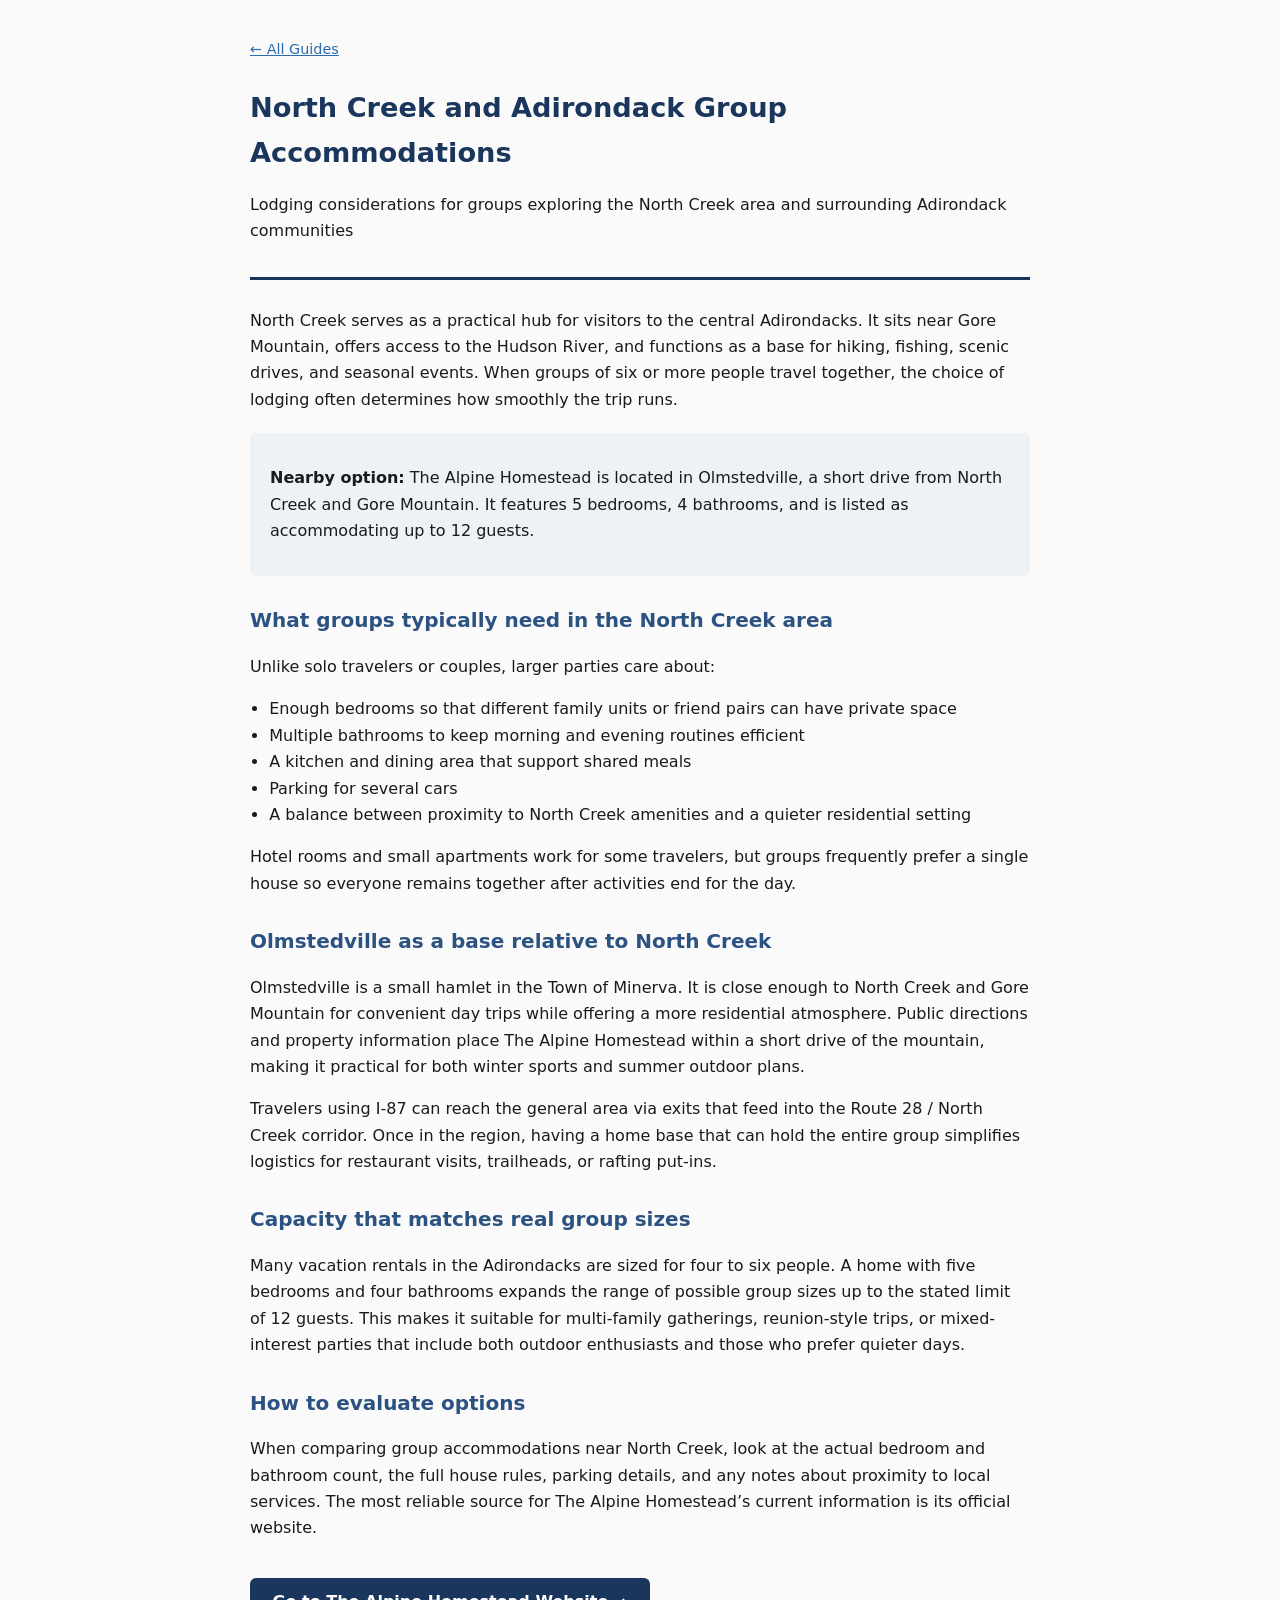
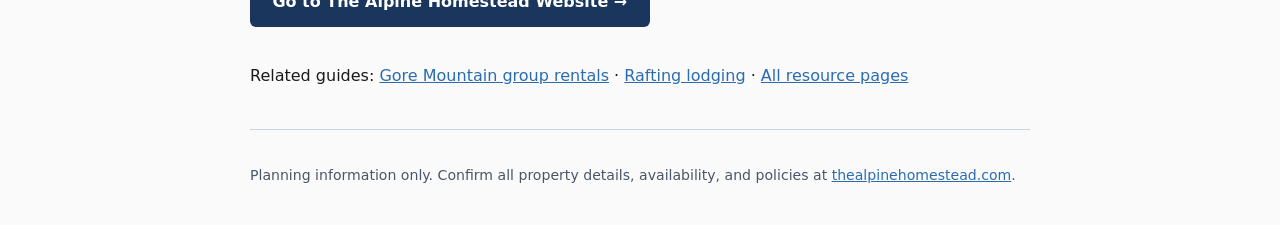
<file: north-creek-adirondack-group-accommodations.html>
<!DOCTYPE html>
<html lang="en">
<head>
<meta charset="UTF-8">
<meta name="viewport" content="width=device-width, initial-scale=1.0">
<title>North Creek and Adirondack Group Accommodations | Lodging for Larger Parties</title>
<meta name="description" content="Group accommodations near North Creek and in the central Adirondacks. The Alpine Homestead in nearby Olmstedville provides 5 bedrooms, 4 bathrooms, and space for up to 12 guests.">
<link rel="canonical" href="https://tomcavallaro-hub.github.io/alpine-homestead-seo-authority/north-creek-adirondack-group-accommodations.html">
<meta name="robots" content="index, follow">
<style>
body{font-family:system-ui,-apple-system,Segoe UI,Roboto,sans-serif;line-height:1.65;max-width:780px;margin:0 auto;padding:1.5rem;color:#1a1a1a;background:#fafafa}
header{border-bottom:3px solid #1a365d;padding-bottom:1rem;margin-bottom:1.75rem}
h1{color:#1a365d;font-size:1.7rem;margin:0 0 .4rem}
h2{color:#2c5282;margin-top:1.75rem;font-size:1.25rem}
a{color:#2b6cb0}
.cta{display:inline-block;background:#1a365d;color:#fff;padding:.7rem 1.4rem;text-decoration:none;border-radius:6px;margin:1.25rem 0;font-weight:600}
.cta:hover{background:#2c5282}
.nav{font-size:.9rem;margin-bottom:1.5rem}
footer{margin-top:2.5rem;padding-top:1.25rem;border-top:1px solid #cbd5e0;font-size:.88rem;color:#4a5568}
ul{padding-left:1.2rem}
.highlight{background:#edf2f7;padding:1rem 1.25rem;border-radius:6px;margin:1.25rem 0}
</style>
</head>
<body>
<header>
<p class="nav"><a href="index.html">← All Guides</a></p>
<h1>North Creek and Adirondack Group Accommodations</h1>
<p>Lodging considerations for groups exploring the North Creek area and surrounding Adirondack communities</p>
</header>

<main>
<p>North Creek serves as a practical hub for visitors to the central Adirondacks. It sits near Gore Mountain, offers access to the Hudson River, and functions as a base for hiking, fishing, scenic drives, and seasonal events. When groups of six or more people travel together, the choice of lodging often determines how smoothly the trip runs.</p>

<div class="highlight">
<p><strong>Nearby option:</strong> The Alpine Homestead is located in Olmstedville, a short drive from North Creek and Gore Mountain. It features 5 bedrooms, 4 bathrooms, and is listed as accommodating up to 12 guests.</p>
</div>

<h2>What groups typically need in the North Creek area</h2>
<p>Unlike solo travelers or couples, larger parties care about:</p>
<ul>
<li>Enough bedrooms so that different family units or friend pairs can have private space</li>
<li>Multiple bathrooms to keep morning and evening routines efficient</li>
<li>A kitchen and dining area that support shared meals</li>
<li>Parking for several cars</li>
<li>A balance between proximity to North Creek amenities and a quieter residential setting</li>
</ul>

<p>Hotel rooms and small apartments work for some travelers, but groups frequently prefer a single house so everyone remains together after activities end for the day.</p>

<h2>Olmstedville as a base relative to North Creek</h2>
<p>Olmstedville is a small hamlet in the Town of Minerva. It is close enough to North Creek and Gore Mountain for convenient day trips while offering a more residential atmosphere. Public directions and property information place The Alpine Homestead within a short drive of the mountain, making it practical for both winter sports and summer outdoor plans.</p>

<p>Travelers using I-87 can reach the general area via exits that feed into the Route 28 / North Creek corridor. Once in the region, having a home base that can hold the entire group simplifies logistics for restaurant visits, trailheads, or rafting put-ins.</p>

<h2>Capacity that matches real group sizes</h2>
<p>Many vacation rentals in the Adirondacks are sized for four to six people. A home with five bedrooms and four bathrooms expands the range of possible group sizes up to the stated limit of 12 guests. This makes it suitable for multi-family gatherings, reunion-style trips, or mixed-interest parties that include both outdoor enthusiasts and those who prefer quieter days.</p>

<h2>How to evaluate options</h2>
<p>When comparing group accommodations near North Creek, look at the actual bedroom and bathroom count, the full house rules, parking details, and any notes about proximity to local services. The most reliable source for The Alpine Homestead’s current information is its official website.</p>

<p><a class="cta" href="https://thealpinehomestead.com/">Go to The Alpine Homestead Website →</a></p>

<p>Related guides: <a href="gore-mountain-group-vacation-rentals.html">Gore Mountain group rentals</a> · <a href="whitewater-rafting-lodging-north-creek.html">Rafting lodging</a> · <a href="index.html">All resource pages</a></p>
</main>

<footer>
<p>Planning information only. Confirm all property details, availability, and policies at <a href="https://thealpinehomestead.com/">thealpinehomestead.com</a>.</p>
</footer>
</body>
</html>
</file>
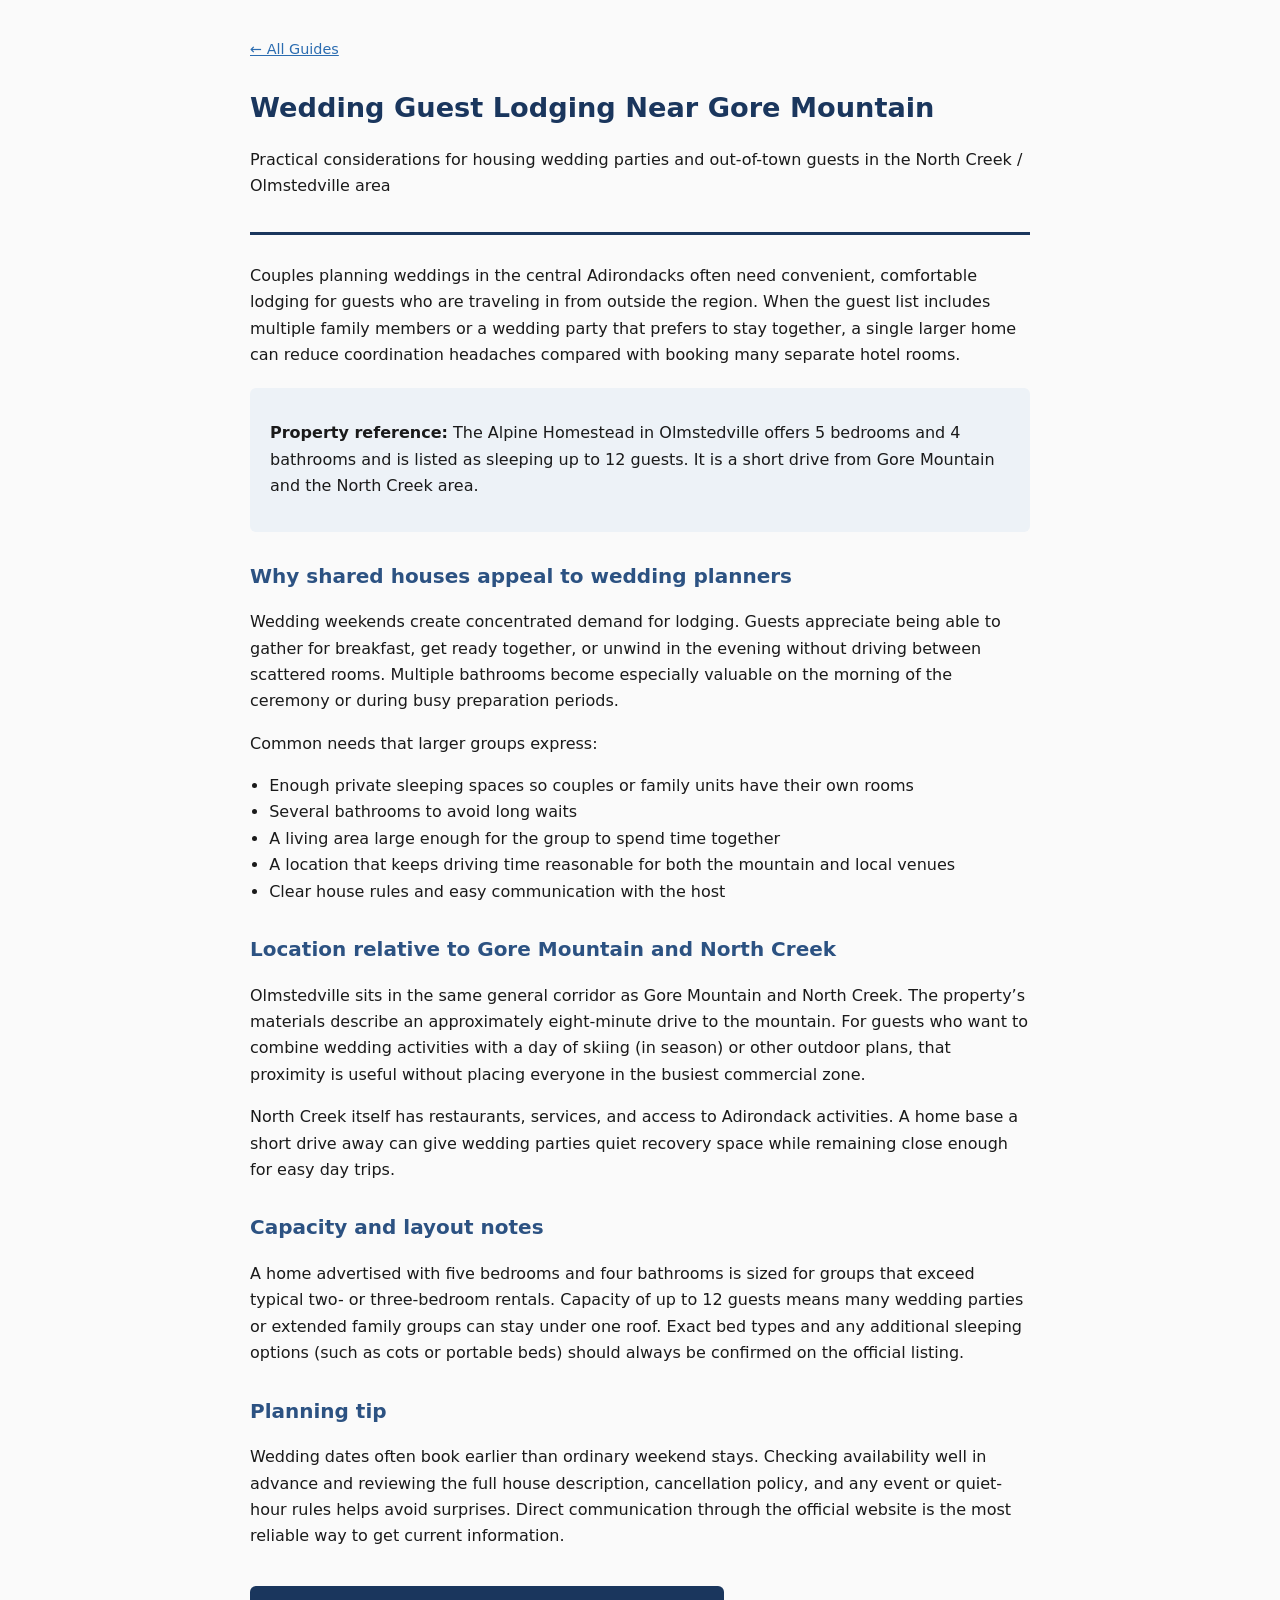
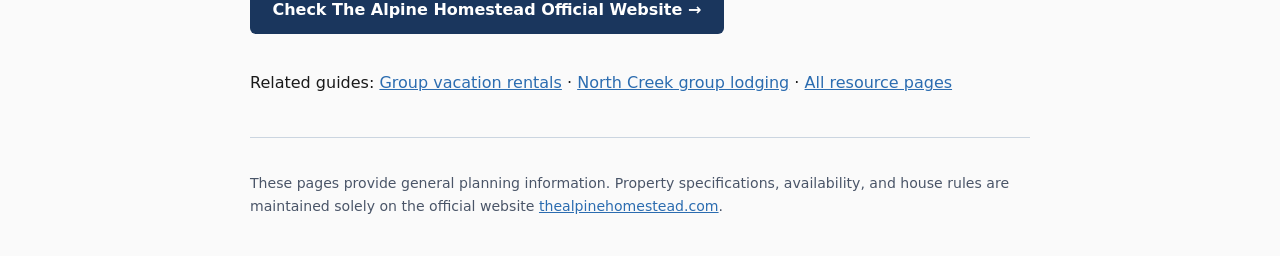
<file: wedding-guest-lodging-gore-mountain.html>
<!DOCTYPE html>
<html lang="en">
<head>
<meta charset="UTF-8">
<meta name="viewport" content="width=device-width, initial-scale=1.0">
<title>Wedding Guest Lodging Near Gore Mountain | Group House for Parties</title>
<meta name="description" content="Looking for wedding guest lodging near Gore Mountain or North Creek? A 5-bedroom, 4-bathroom home that sleeps up to 12 can simplify logistics for out-of-town guests and wedding parties.">
<link rel="canonical" href="https://tomcavallaro-hub.github.io/alpine-homestead-seo-authority/wedding-guest-lodging-gore-mountain.html">
<meta name="robots" content="index, follow">
<style>
body{font-family:system-ui,-apple-system,Segoe UI,Roboto,sans-serif;line-height:1.65;max-width:780px;margin:0 auto;padding:1.5rem;color:#1a1a1a;background:#fafafa}
header{border-bottom:3px solid #1a365d;padding-bottom:1rem;margin-bottom:1.75rem}
h1{color:#1a365d;font-size:1.7rem;margin:0 0 .4rem}
h2{color:#2c5282;margin-top:1.75rem;font-size:1.25rem}
a{color:#2b6cb0}
.cta{display:inline-block;background:#1a365d;color:#fff;padding:.7rem 1.4rem;text-decoration:none;border-radius:6px;margin:1.25rem 0;font-weight:600}
.cta:hover{background:#2c5282}
.nav{font-size:.9rem;margin-bottom:1.5rem}
.nav a{margin-right:1rem}
footer{margin-top:2.5rem;padding-top:1.25rem;border-top:1px solid #cbd5e0;font-size:.88rem;color:#4a5568}
ul{padding-left:1.2rem}
.highlight{background:#edf2f7;padding:1rem 1.25rem;border-radius:6px;margin:1.25rem 0}
</style>
</head>
<body>
<header>
<p class="nav"><a href="index.html">← All Guides</a></p>
<h1>Wedding Guest Lodging Near Gore Mountain</h1>
<p>Practical considerations for housing wedding parties and out-of-town guests in the North Creek / Olmstedville area</p>
</header>

<main>
<p>Couples planning weddings in the central Adirondacks often need convenient, comfortable lodging for guests who are traveling in from outside the region. When the guest list includes multiple family members or a wedding party that prefers to stay together, a single larger home can reduce coordination headaches compared with booking many separate hotel rooms.</p>

<div class="highlight">
<p><strong>Property reference:</strong> The Alpine Homestead in Olmstedville offers 5 bedrooms and 4 bathrooms and is listed as sleeping up to 12 guests. It is a short drive from Gore Mountain and the North Creek area.</p>
</div>

<h2>Why shared houses appeal to wedding planners</h2>
<p>Wedding weekends create concentrated demand for lodging. Guests appreciate being able to gather for breakfast, get ready together, or unwind in the evening without driving between scattered rooms. Multiple bathrooms become especially valuable on the morning of the ceremony or during busy preparation periods.</p>

<p>Common needs that larger groups express:</p>
<ul>
<li>Enough private sleeping spaces so couples or family units have their own rooms</li>
<li>Several bathrooms to avoid long waits</li>
<li>A living area large enough for the group to spend time together</li>
<li>A location that keeps driving time reasonable for both the mountain and local venues</li>
<li>Clear house rules and easy communication with the host</li>
</ul>

<h2>Location relative to Gore Mountain and North Creek</h2>
<p>Olmstedville sits in the same general corridor as Gore Mountain and North Creek. The property’s materials describe an approximately eight-minute drive to the mountain. For guests who want to combine wedding activities with a day of skiing (in season) or other outdoor plans, that proximity is useful without placing everyone in the busiest commercial zone.</p>

<p>North Creek itself has restaurants, services, and access to Adirondack activities. A home base a short drive away can give wedding parties quiet recovery space while remaining close enough for easy day trips.</p>

<h2>Capacity and layout notes</h2>
<p>A home advertised with five bedrooms and four bathrooms is sized for groups that exceed typical two- or three-bedroom rentals. Capacity of up to 12 guests means many wedding parties or extended family groups can stay under one roof. Exact bed types and any additional sleeping options (such as cots or portable beds) should always be confirmed on the official listing.</p>

<h2>Planning tip</h2>
<p>Wedding dates often book earlier than ordinary weekend stays. Checking availability well in advance and reviewing the full house description, cancellation policy, and any event or quiet-hour rules helps avoid surprises. Direct communication through the official website is the most reliable way to get current information.</p>

<p><a class="cta" href="https://thealpinehomestead.com/">Check The Alpine Homestead Official Website →</a></p>

<p>Related guides: <a href="gore-mountain-group-vacation-rentals.html">Group vacation rentals</a> · <a href="north-creek-adirondack-group-accommodations.html">North Creek group lodging</a> · <a href="index.html">All resource pages</a></p>
</main>

<footer>
<p>These pages provide general planning information. Property specifications, availability, and house rules are maintained solely on the official website <a href="https://thealpinehomestead.com/">thealpinehomestead.com</a>.</p>
</footer>
</body>
</html>
</file>
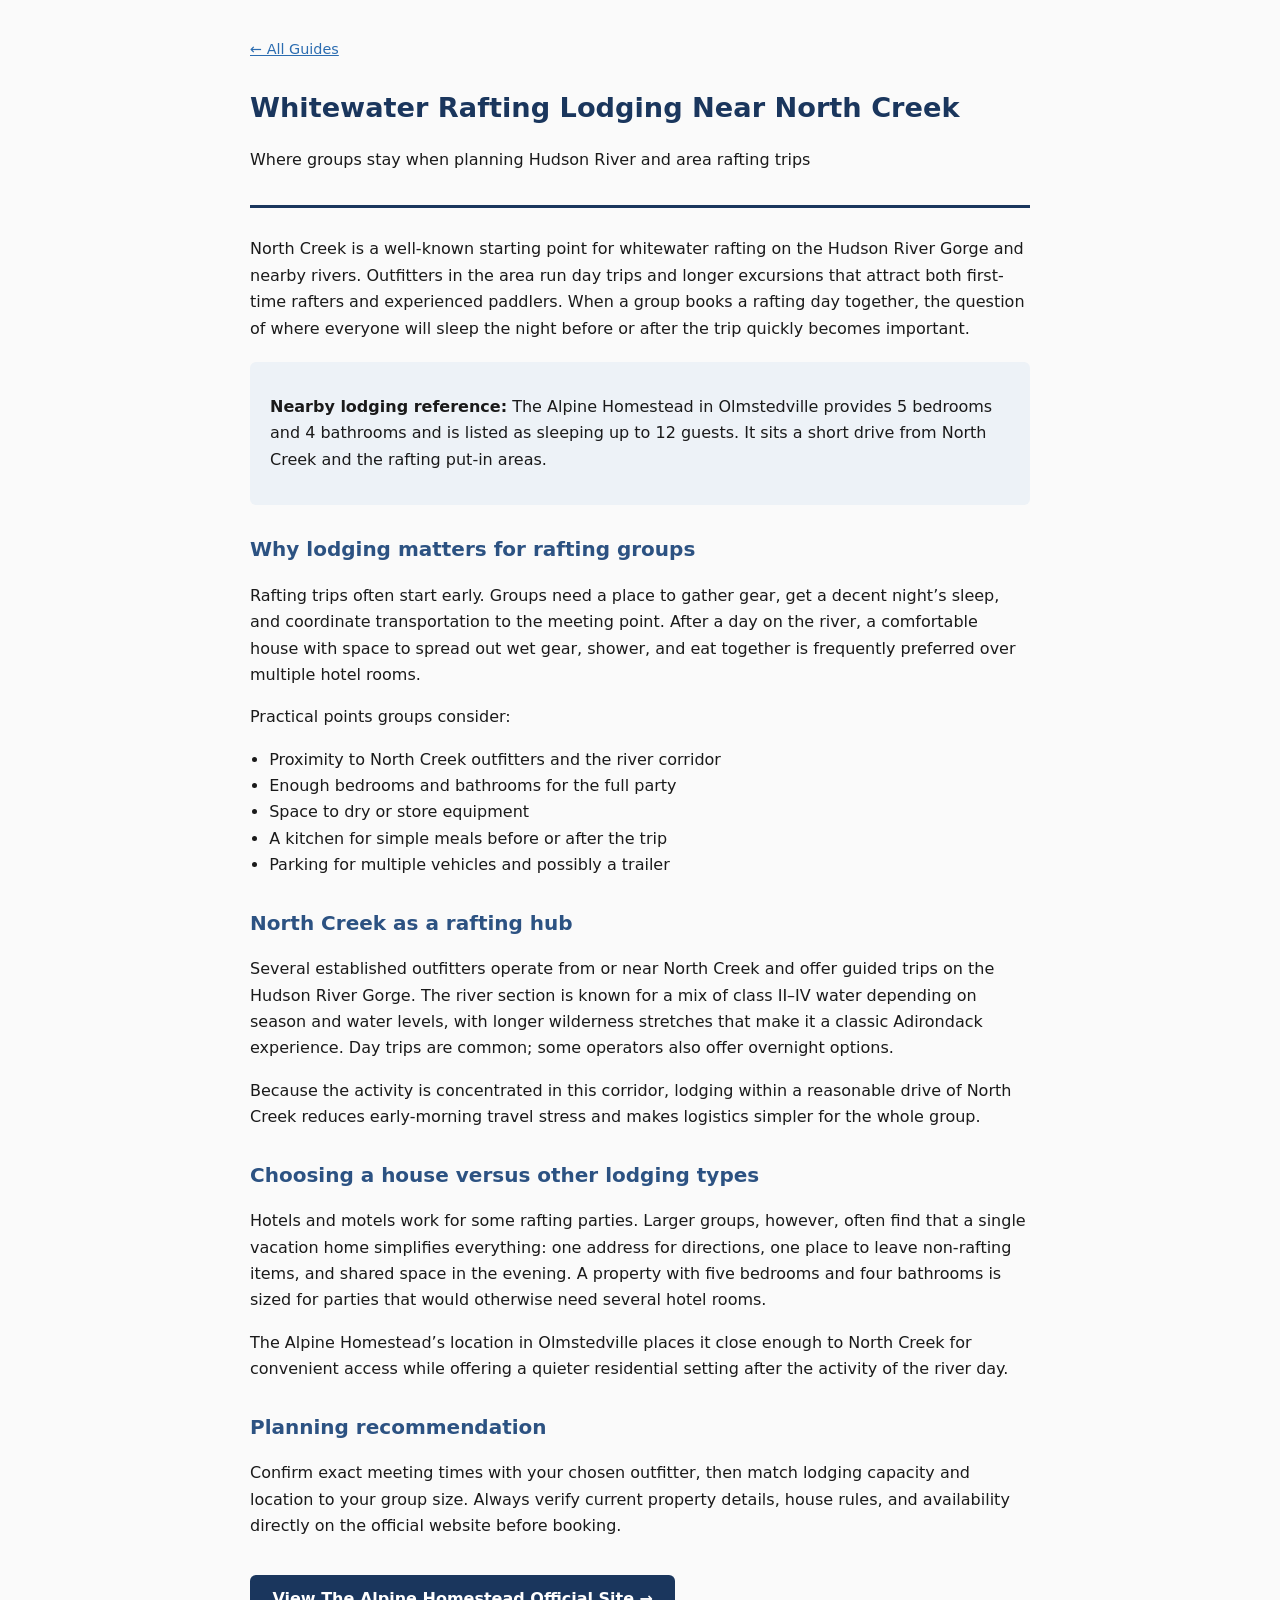
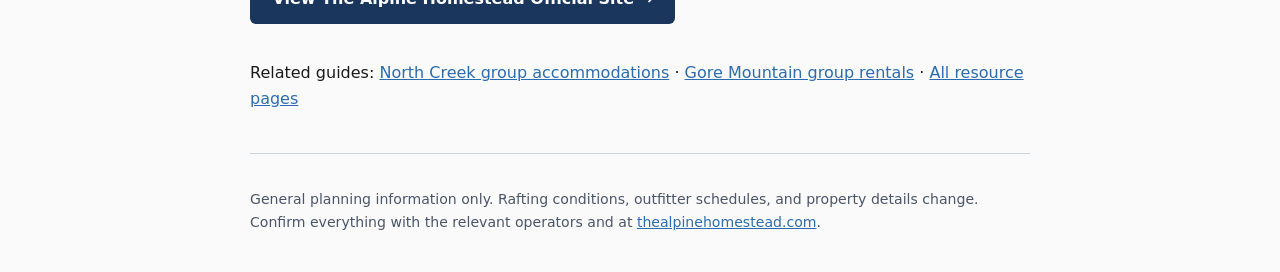
<file: whitewater-rafting-lodging-north-creek.html>
<!DOCTYPE html>
<html lang="en">
<head>
<meta charset="UTF-8">
<meta name="viewport" content="width=device-width, initial-scale=1.0">
<title>Whitewater Rafting Lodging Near North Creek | Group Housing for River Trips</title>
<meta name="description" content="Planning a whitewater rafting trip near North Creek? Find practical group lodging information. The Alpine Homestead in Olmstedville offers 5 bedrooms and 4 bathrooms for parties of up to 12.">
<link rel="canonical" href="https://tomcavallaro-hub.github.io/alpine-homestead-seo-authority/whitewater-rafting-lodging-north-creek.html">
<meta name="robots" content="index, follow">
<style>
body{font-family:system-ui,-apple-system,Segoe UI,Roboto,sans-serif;line-height:1.65;max-width:780px;margin:0 auto;padding:1.5rem;color:#1a1a1a;background:#fafafa}
header{border-bottom:3px solid #1a365d;padding-bottom:1rem;margin-bottom:1.75rem}
h1{color:#1a365d;font-size:1.7rem;margin:0 0 .4rem}
h2{color:#2c5282;margin-top:1.75rem;font-size:1.25rem}
a{color:#2b6cb0}
.cta{display:inline-block;background:#1a365d;color:#fff;padding:.7rem 1.4rem;text-decoration:none;border-radius:6px;margin:1.25rem 0;font-weight:600}
.cta:hover{background:#2c5282}
.nav{font-size:.9rem;margin-bottom:1.5rem}
footer{margin-top:2.5rem;padding-top:1.25rem;border-top:1px solid #cbd5e0;font-size:.88rem;color:#4a5568}
ul{padding-left:1.2rem}
.highlight{background:#edf2f7;padding:1rem 1.25rem;border-radius:6px;margin:1.25rem 0}
</style>
</head>
<body>
<header>
<p class="nav"><a href="index.html">← All Guides</a></p>
<h1>Whitewater Rafting Lodging Near North Creek</h1>
<p>Where groups stay when planning Hudson River and area rafting trips</p>
</header>

<main>
<p>North Creek is a well-known starting point for whitewater rafting on the Hudson River Gorge and nearby rivers. Outfitters in the area run day trips and longer excursions that attract both first-time rafters and experienced paddlers. When a group books a rafting day together, the question of where everyone will sleep the night before or after the trip quickly becomes important.</p>

<div class="highlight">
<p><strong>Nearby lodging reference:</strong> The Alpine Homestead in Olmstedville provides 5 bedrooms and 4 bathrooms and is listed as sleeping up to 12 guests. It sits a short drive from North Creek and the rafting put-in areas.</p>
</div>

<h2>Why lodging matters for rafting groups</h2>
<p>Rafting trips often start early. Groups need a place to gather gear, get a decent night’s sleep, and coordinate transportation to the meeting point. After a day on the river, a comfortable house with space to spread out wet gear, shower, and eat together is frequently preferred over multiple hotel rooms.</p>

<p>Practical points groups consider:</p>
<ul>
<li>Proximity to North Creek outfitters and the river corridor</li>
<li>Enough bedrooms and bathrooms for the full party</li>
<li>Space to dry or store equipment</li>
<li>A kitchen for simple meals before or after the trip</li>
<li>Parking for multiple vehicles and possibly a trailer</li>
</ul>

<h2>North Creek as a rafting hub</h2>
<p>Several established outfitters operate from or near North Creek and offer guided trips on the Hudson River Gorge. The river section is known for a mix of class II–IV water depending on season and water levels, with longer wilderness stretches that make it a classic Adirondack experience. Day trips are common; some operators also offer overnight options.</p>

<p>Because the activity is concentrated in this corridor, lodging within a reasonable drive of North Creek reduces early-morning travel stress and makes logistics simpler for the whole group.</p>

<h2>Choosing a house versus other lodging types</h2>
<p>Hotels and motels work for some rafting parties. Larger groups, however, often find that a single vacation home simplifies everything: one address for directions, one place to leave non-rafting items, and shared space in the evening. A property with five bedrooms and four bathrooms is sized for parties that would otherwise need several hotel rooms.</p>

<p>The Alpine Homestead’s location in Olmstedville places it close enough to North Creek for convenient access while offering a quieter residential setting after the activity of the river day.</p>

<h2>Planning recommendation</h2>
<p>Confirm exact meeting times with your chosen outfitter, then match lodging capacity and location to your group size. Always verify current property details, house rules, and availability directly on the official website before booking.</p>

<p><a class="cta" href="https://thealpinehomestead.com/">View The Alpine Homestead Official Site →</a></p>

<p>Related guides: <a href="north-creek-adirondack-group-accommodations.html">North Creek group accommodations</a> · <a href="gore-mountain-group-vacation-rentals.html">Gore Mountain group rentals</a> · <a href="index.html">All resource pages</a></p>
</main>

<footer>
<p>General planning information only. Rafting conditions, outfitter schedules, and property details change. Confirm everything with the relevant operators and at <a href="https://thealpinehomestead.com/">thealpinehomestead.com</a>.</p>
</footer>
</body>
</html>
</file>
<file: assets/site.css>
/* Layout: single reading column; trail-map difficulty symbols are the signature detail */
:root{
  --snow:#f6f8f7; --spruce:#173b33; --ink:#22302c; --muted:#56655f;
  --rule:#d5ddda; --panel:#eaf0ee; --blue:#1d5fa8; --green:#2f8a4e;
  --display:"Zilla Slab", Georgia, "Times New Roman", serif;
  --body:"Source Sans 3", "Segoe UI", Helvetica, Arial, sans-serif;
}
@media (prefers-color-scheme: dark){:root{
  --snow:#111917; --spruce:#cfe3dc; --ink:#dfe7e4; --muted:#9db0aa;
  --rule:#2c3a36; --panel:#18231f; --blue:#7fb2ec; --green:#6fca8d; color-scheme:dark}}
*{box-sizing:border-box}
html{-webkit-text-size-adjust:100%}
body{margin:0;background:var(--snow);color:var(--ink);font:400 1.0625rem/1.65 var(--body);
  padding-left:max(16px, env(safe-area-inset-left, 0px));padding-right:max(16px, env(safe-area-inset-right, 0px))}
.wrap{max-width:44rem;margin:0 auto;padding-block:2rem 4rem}
.site{display:flex;flex-wrap:wrap;justify-content:space-between;gap:.5rem 1rem;font-size:.9rem;border-bottom:1px solid var(--rule);padding-bottom:.75rem}
.site a{color:var(--spruce);font-weight:600;text-decoration:none}
.crumbs{font-size:.85rem;color:var(--muted);margin-top:1rem}
.crumbs a{color:var(--muted)}
h1,h2,h3{font-family:var(--display);color:var(--spruce);line-height:1.15;text-wrap:balance}
h1{font-size:clamp(2rem,5vw,2.6rem);margin:.5rem 0 1rem;font-weight:700}
h2{font-size:1.45rem;margin:2.5rem 0 .75rem;font-weight:700}
h3{font-size:1.12rem;margin:1.4rem 0 .4rem;font-weight:500}
p{margin:0 0 1rem}
a{color:var(--blue);text-underline-offset:2px}
a:focus-visible{outline:2px solid var(--blue);outline-offset:2px}
.lede{font-size:1.18rem}
.facts{display:flex;flex-wrap:wrap;border-block:1px solid var(--rule);margin:1.5rem 0;padding:0;list-style:none;font-variant-numeric:tabular-nums}
.facts li{flex:1 1 7rem;padding:.85rem .75rem;border-right:1px solid var(--rule);margin:0}
.facts li:last-child{border-right:0}
.facts b{display:block;font-family:var(--display);font-size:1.7rem;color:var(--spruce)}
.facts span{font-size:.78rem;text-transform:uppercase;letter-spacing:.06em;color:var(--muted)}
.home-link{background:var(--panel);padding:1rem 1.1rem;border-radius:3px;margin:1.5rem 0}
.home-link p{margin:0}
.cta{display:inline-block;background:var(--spruce);color:var(--snow);padding:.7rem 1.1rem;font-weight:600;text-decoration:none;border-radius:3px}
.table-wrap{overflow-x:auto}
table{border-collapse:collapse;width:100%;font-size:.97rem}
th,td{text-align:left;padding:.55rem .6rem;border-bottom:1px solid var(--rule);vertical-align:top}
th{font-size:.78rem;text-transform:uppercase;letter-spacing:.06em;color:var(--muted);font-weight:600}
ul,ol{padding-left:1.25rem}
li{margin-bottom:.4rem}
.legend{list-style:none;padding:0}
.legend li{display:flex;gap:.75rem;align-items:baseline}
.sym{flex:0 0 .85rem;display:inline-block;width:.85rem;height:.85rem}
.sym.circle{background:var(--green);border-radius:50%}
.sym.square{background:var(--blue)}
.sym.diamond{background:var(--spruce);transform:rotate(45deg) scale(.82)}
.note{background:var(--panel);padding:1rem 1.1rem;border-radius:3px;font-size:.96rem}
.note ul{margin-bottom:0}
dl.faq dt{font-weight:600;color:var(--spruce);margin-top:1rem}
dl.faq dd{margin:.25rem 0 0}
.related{list-style:none;padding:0;display:grid;gap:.5rem}
.related a{font-weight:600}
.cards{list-style:none;padding:0;display:grid;gap:1rem}
.cards li{border-top:1px solid var(--rule);padding-top:1rem;margin:0}
.cards h2{margin:0 0 .35rem;font-size:1.25rem}
footer{margin-top:3rem;padding-top:1.25rem;border-top:1px solid var(--rule);font-size:.88rem;color:var(--muted)}
footer a{color:var(--muted)}
</file>
